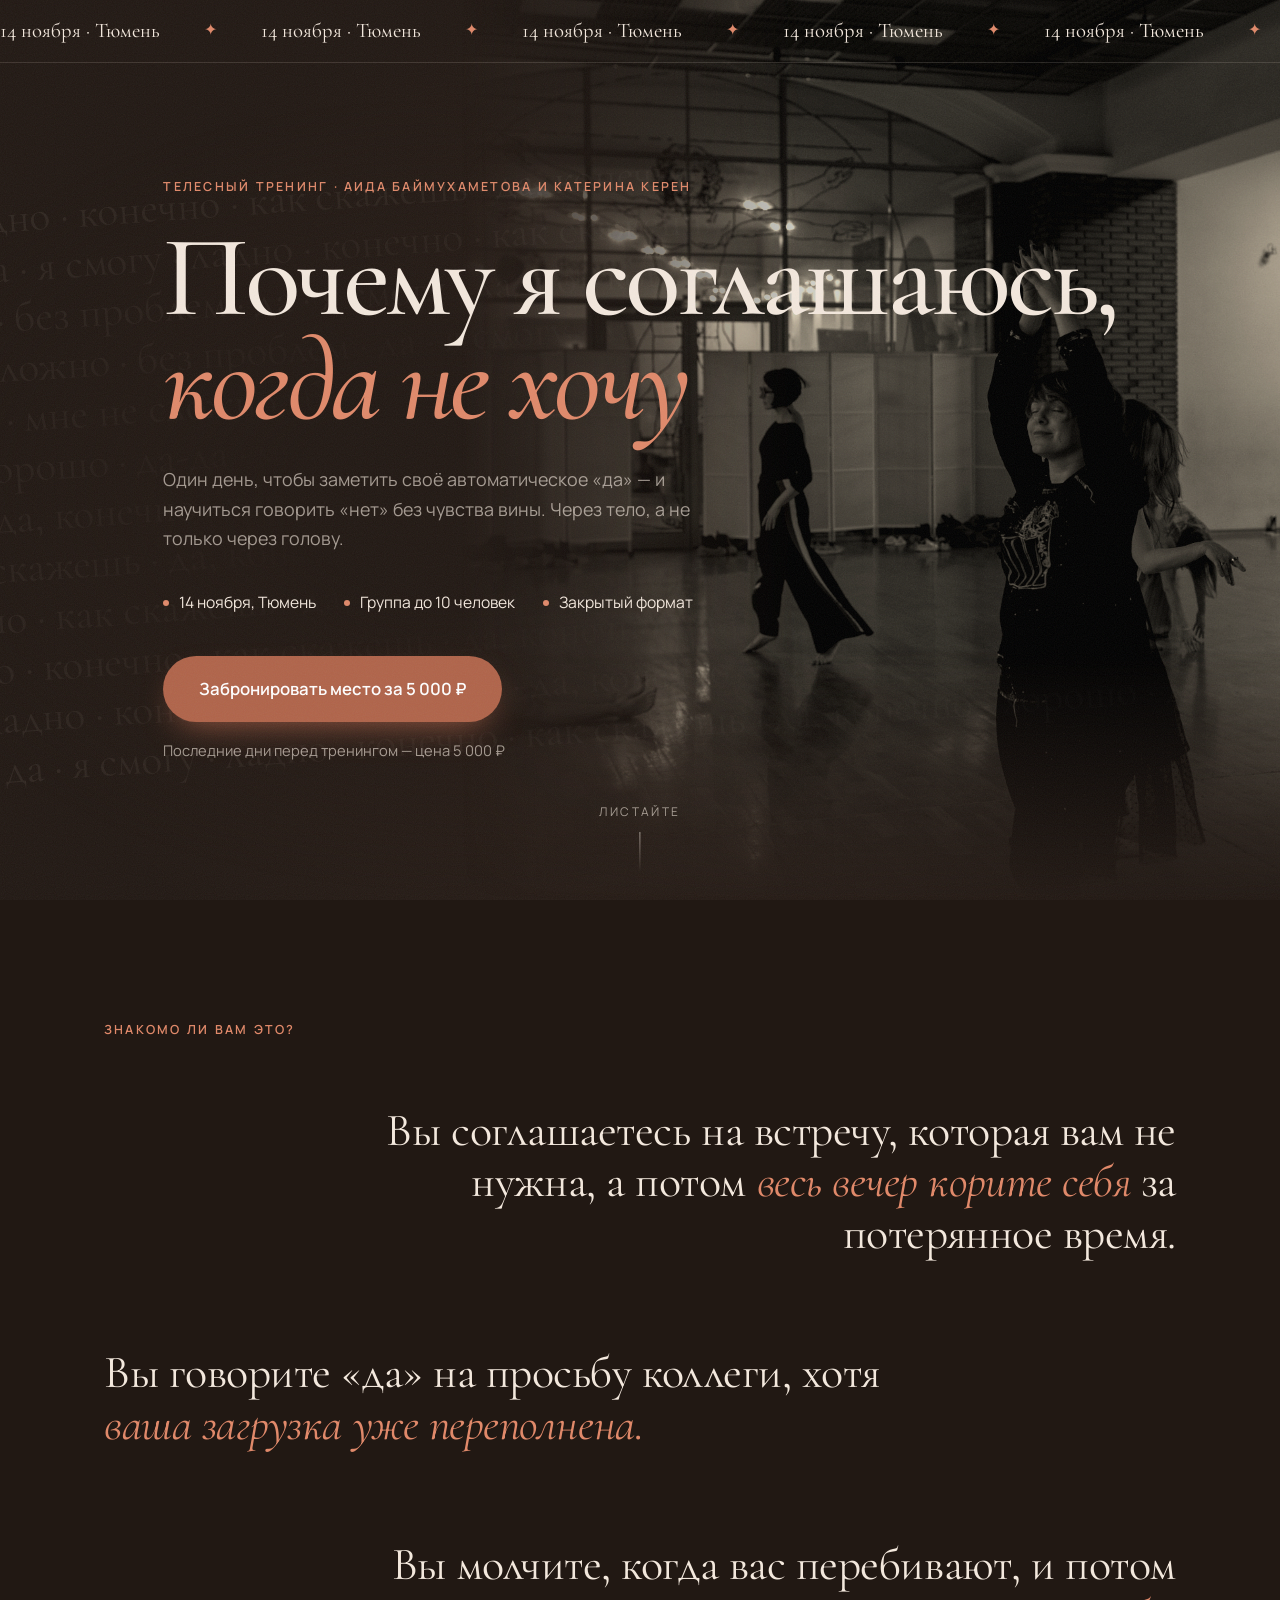
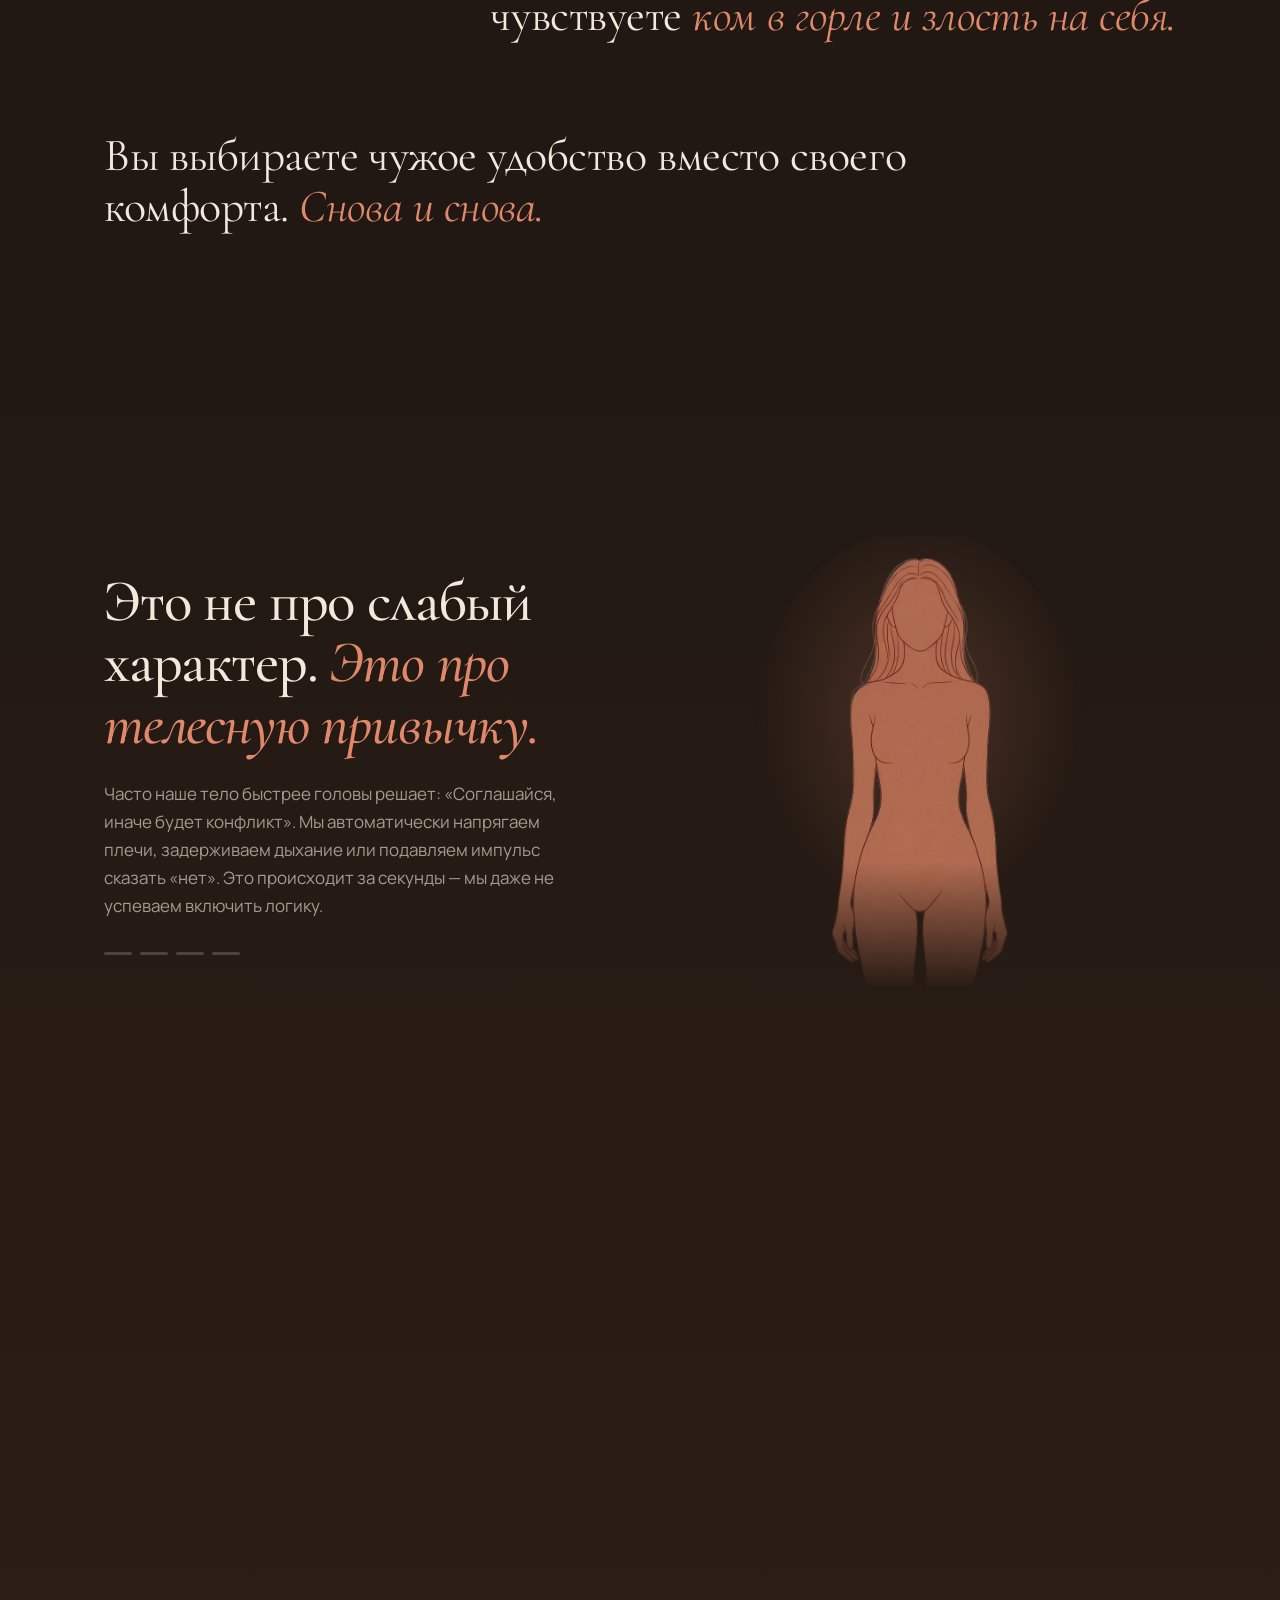
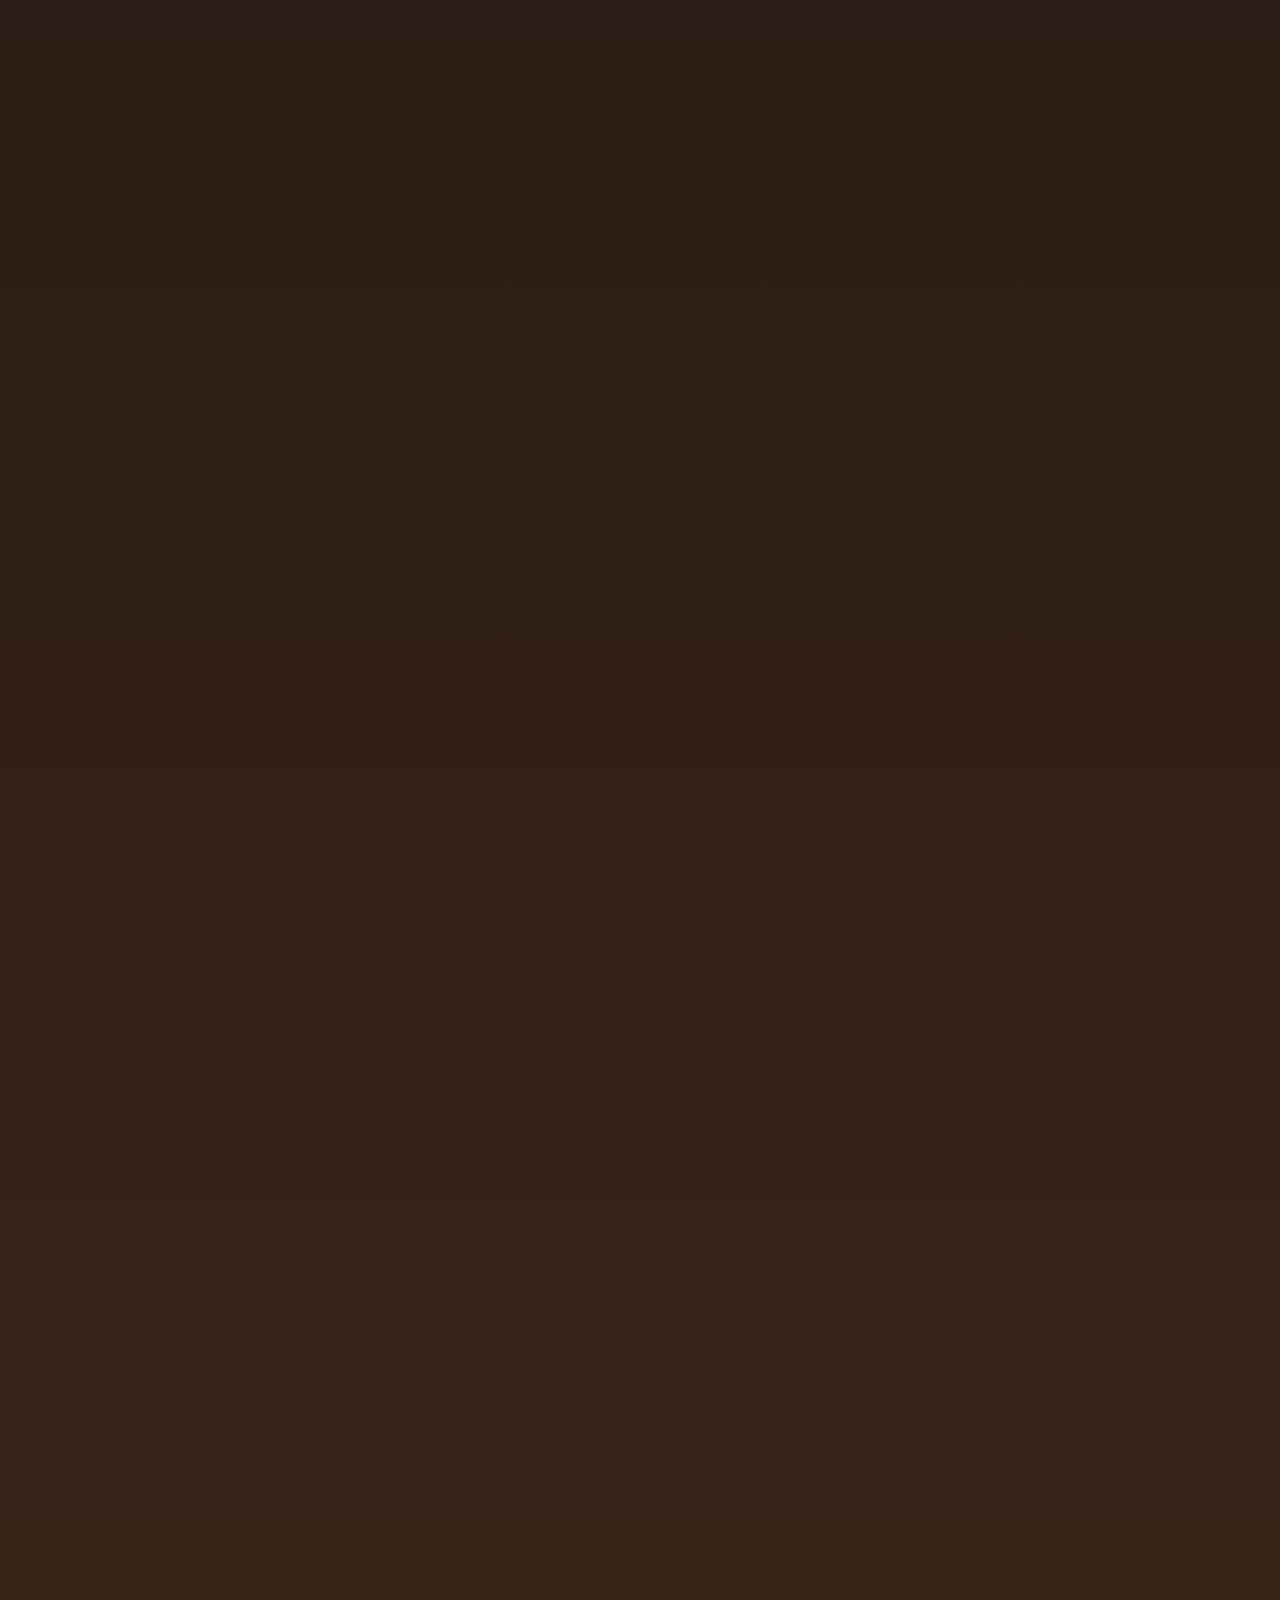
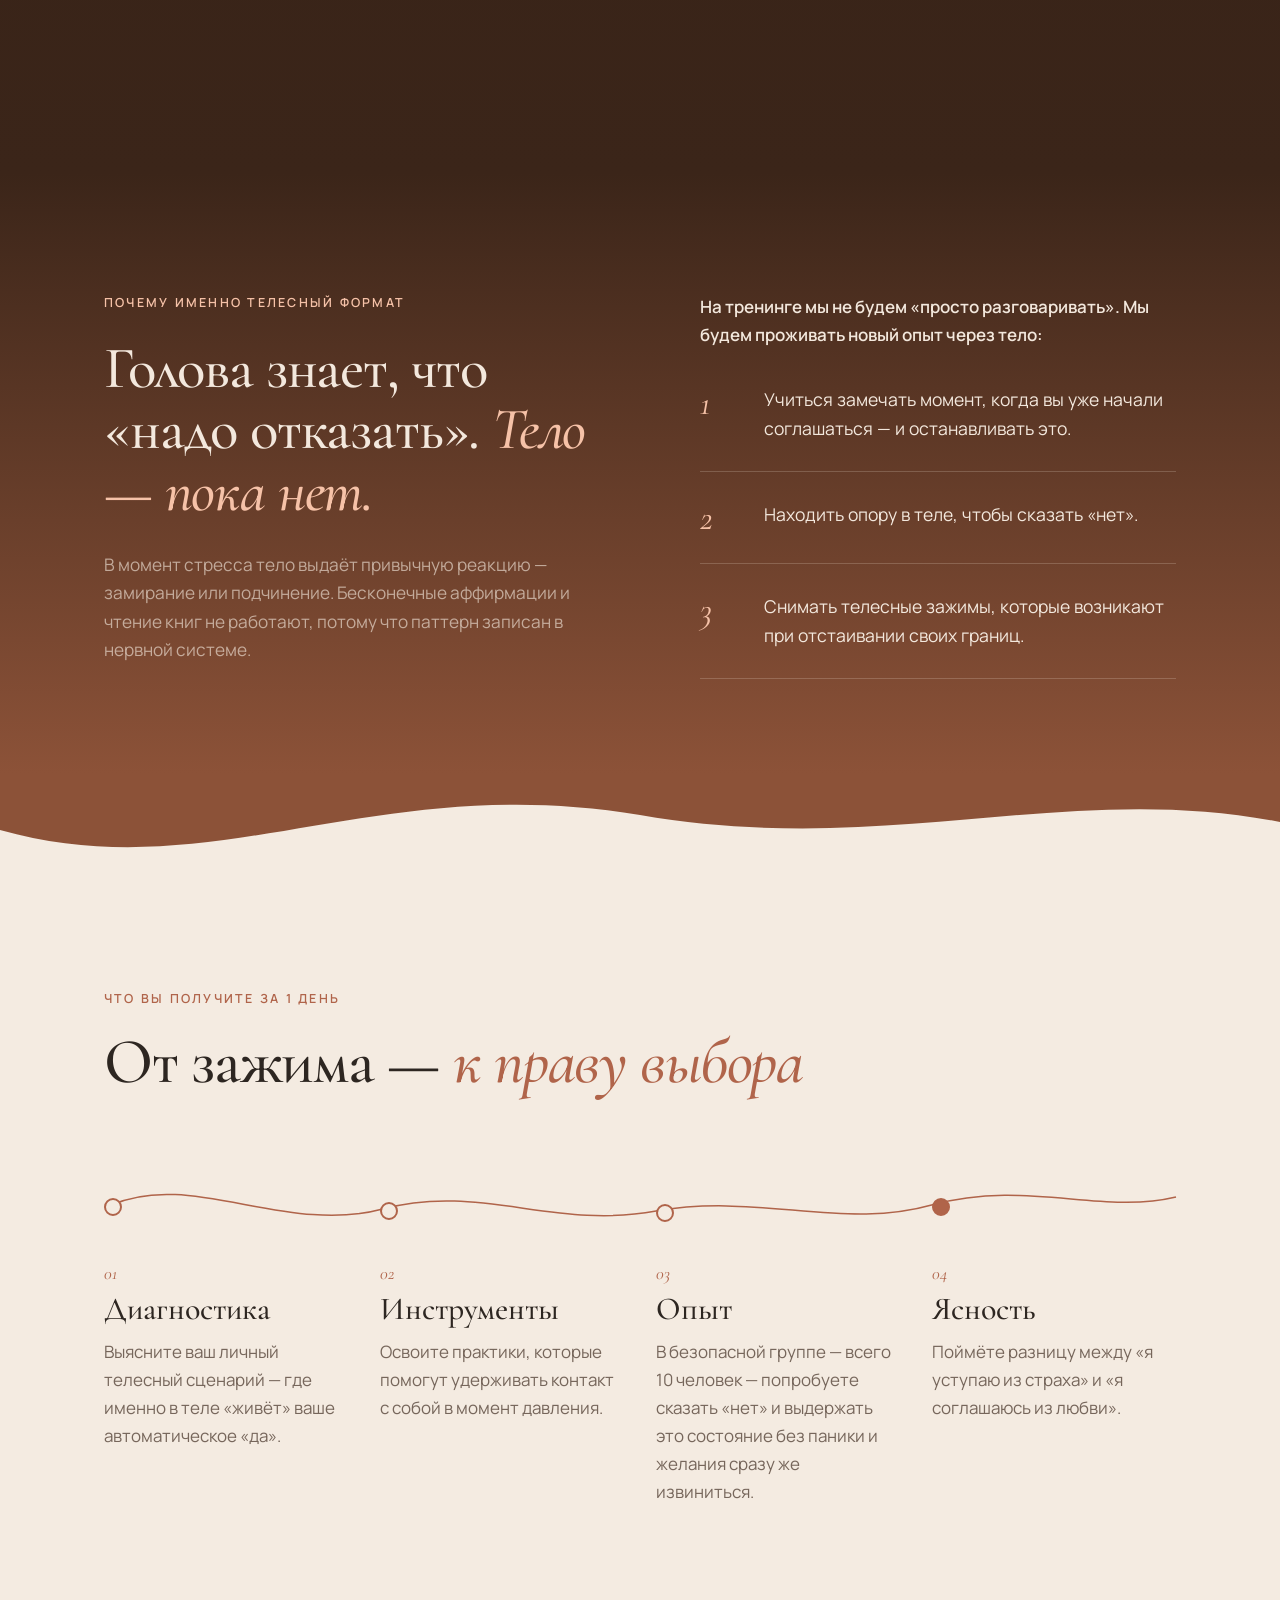
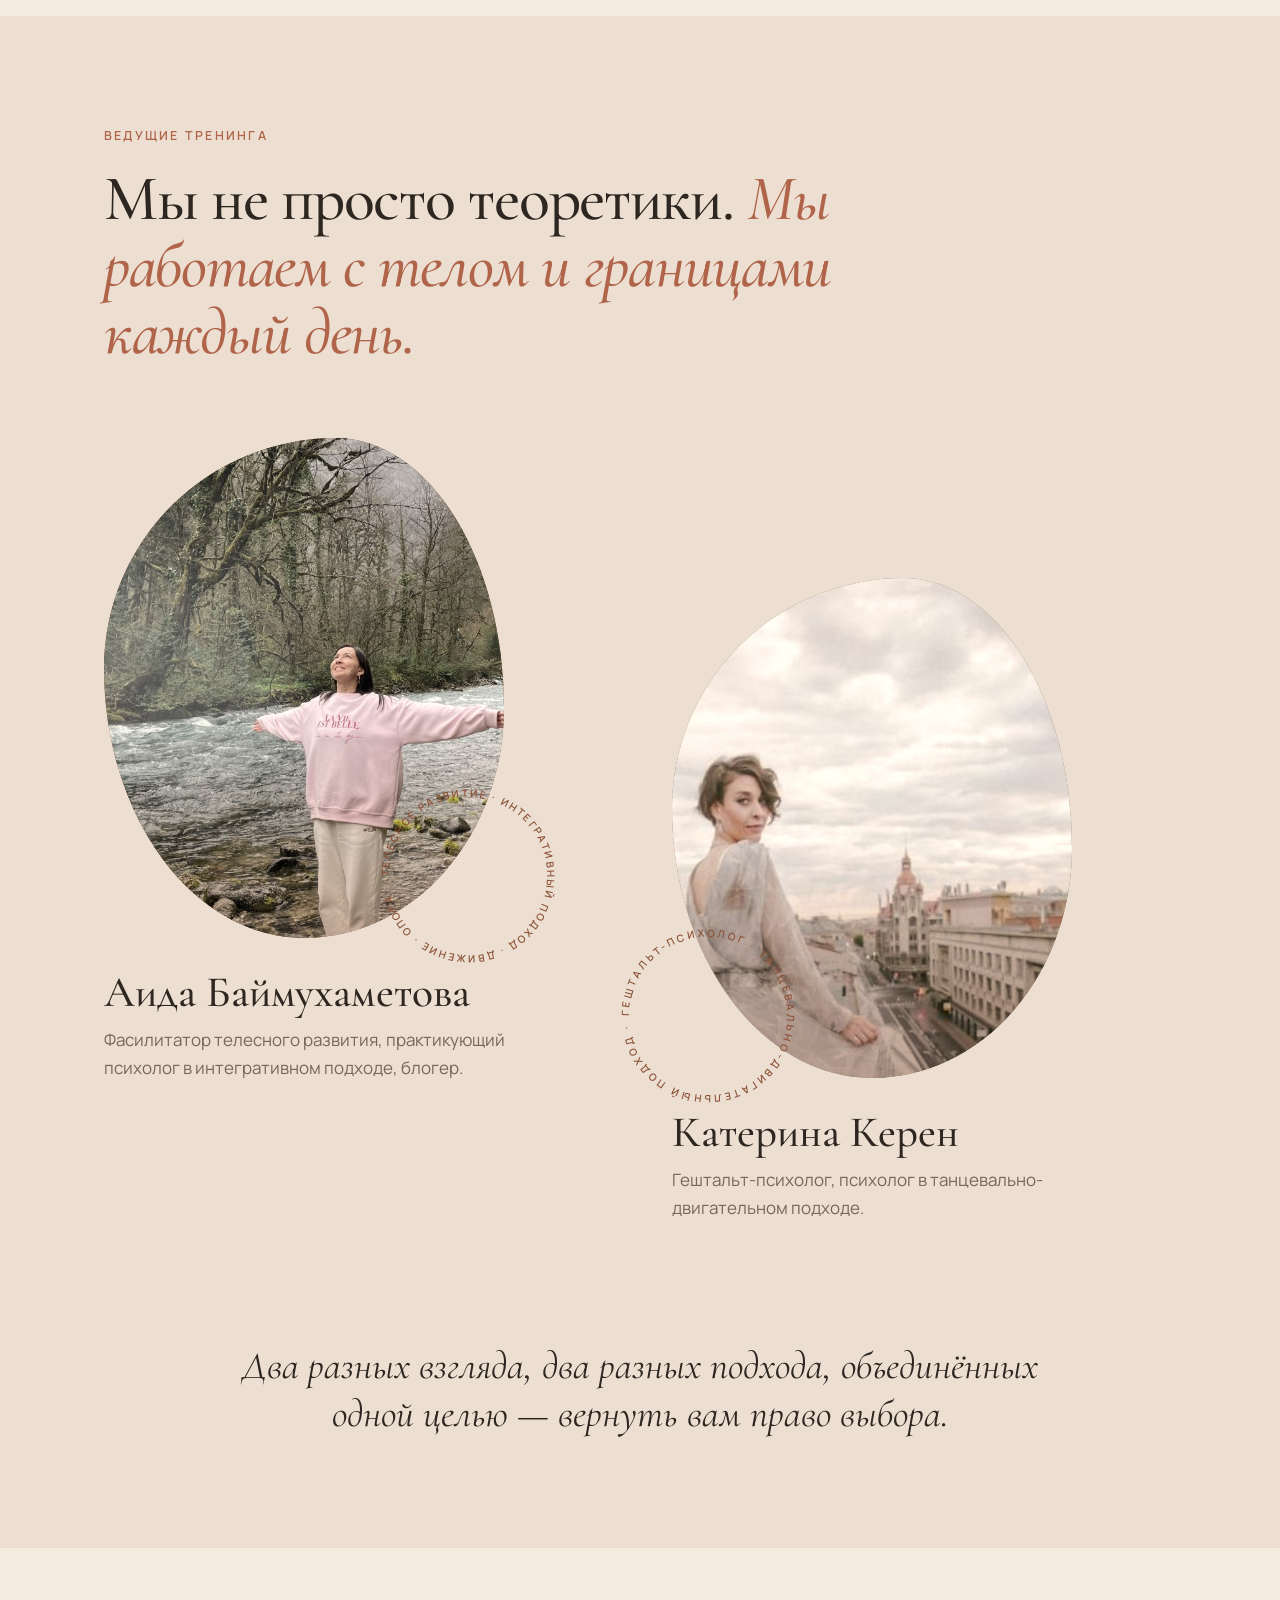
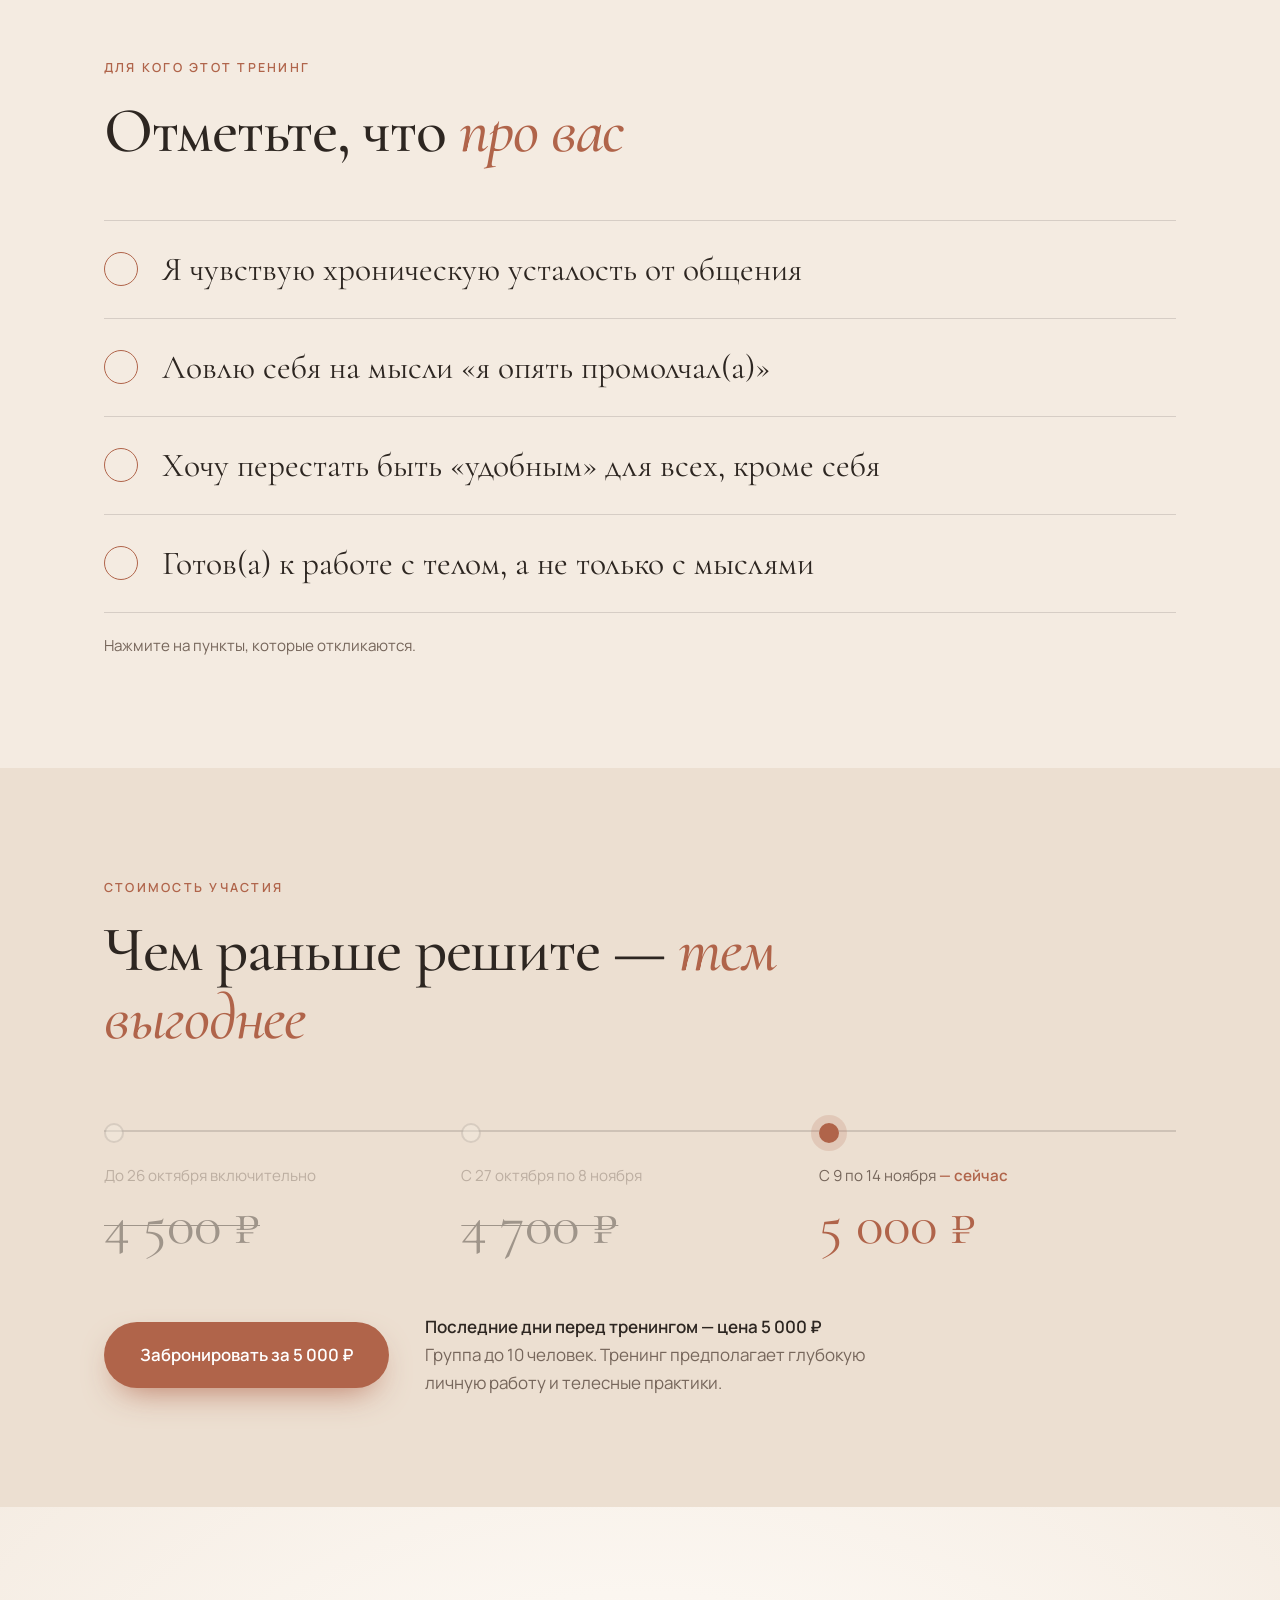
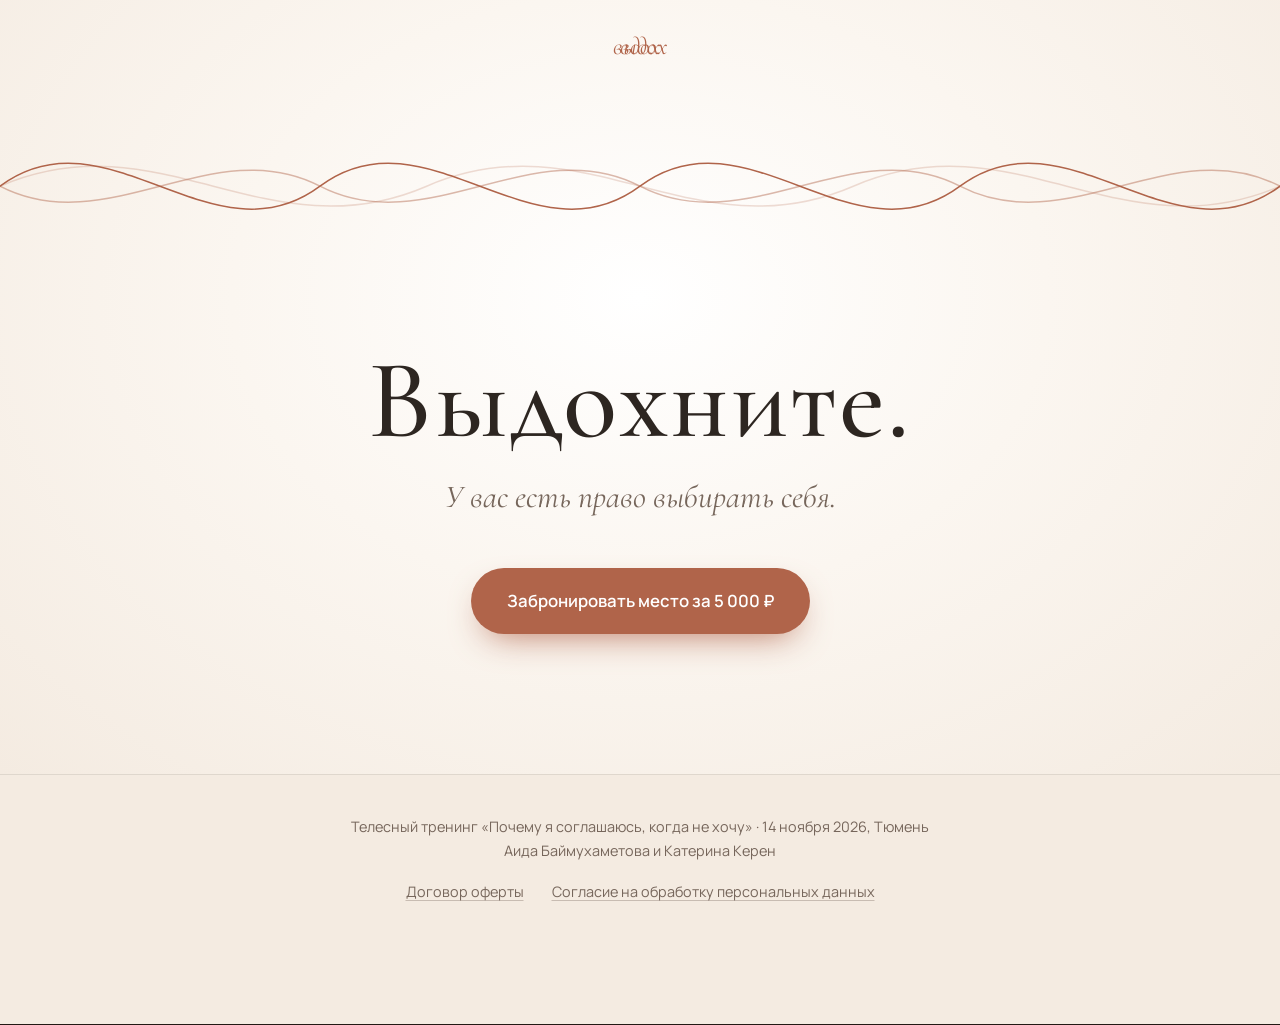
<file: index.html>
<!doctype html>
<html lang="ru">
<head>
  <meta charset="utf-8">
  <meta name="viewport" content="width=device-width, initial-scale=1">
  <title>Почему я соглашаюсь, когда не хочу — телесный тренинг в Тюмени</title>
  <meta name="description" content="Телесный тренинг Аиды Баймухаметовой и Катерины Керен. 14 ноября, Тюмень. Закрытая группа до 10 человек.">
  <meta property="og:title" content="Телесный тренинг «Почему я соглашаюсь, когда не хочу»">
  <meta property="og:description" content="14 ноября, Тюмень. Закрытая группа до 10 человек. Ведущие: Аида Баймухаметова и Катерина Керен.">
  <meta property="og:type" content="website">
  <meta name="theme-color" content="#211813">
  <link rel="preconnect" href="https://fonts.googleapis.com">
  <link rel="preconnect" href="https://fonts.gstatic.com" crossorigin>
  <link href="https://fonts.googleapis.com/css2?family=Cormorant+Garamond:ital,wght@0,400;0,500;0,600;1,400;1,500&family=Manrope:wght@400;500;600;700&display=swap" rel="stylesheet">
  <style>
    :root {
      --ink: #211813;
      --ink-2: #3b2519;
      --clay: #8c5238;
      --clay-2: #b0644a;
      --coral: #e0896a;
      --sand: #f4ebe1;
      --sand-2: #ecdfd1;
      --paper: #fbf6f0;
      --text: #2d2621;
      --muted: #76665b;
      --light: #f3e8dd;
      --light-muted: rgba(243, 232, 221, .62);
      --serif: "Cormorant Garamond", Georgia, serif;
      --sans: "Manrope", system-ui, sans-serif;
      --max: 1120px;
    }
    * { box-sizing: border-box; margin: 0; padding: 0; }
    [hidden] { display: none !important; }
    html { scroll-behavior: smooth; }
    body {
      background: var(--ink); color: var(--text);
      font-family: var(--sans); font-size: 17px; line-height: 1.65;
      -webkit-font-smoothing: antialiased; overflow-x: hidden;
    }
    /* лёгкое зерно поверх всей страницы — фактура вместо «цифровой» гладкости */
    body::after {
      content: ""; position: fixed; inset: 0; pointer-events: none; z-index: 100; opacity: .07;
      background: url("data:image/svg+xml,%3Csvg xmlns='http://www.w3.org/2000/svg' width='160' height='160'%3E%3Cfilter id='n'%3E%3CfeTurbulence type='fractalNoise' baseFrequency='.9' numOctaves='3' stitchTiles='stitch'/%3E%3C/filter%3E%3Crect width='100%25' height='100%25' filter='url(%23n)'/%3E%3C/svg%3E");
    }
    h1, h2, h3 { font-family: var(--serif); font-weight: 500; line-height: 1.05; }
    em { font-style: italic; }
    a { color: inherit; }
    .wrap { max-width: var(--max); margin: 0 auto; padding: 0 24px; }
    .kicker { font-size: .78rem; font-weight: 600; letter-spacing: .18em; text-transform: uppercase; }

    /* появление при прокрутке */
    .reveal { opacity: 0; transform: translateY(28px); filter: blur(6px); transition: opacity 1s ease, transform 1s ease, filter 1s ease; }
    .reveal.in { opacity: 1; transform: none; filter: none; }

    /* кнопка */
    .btn {
      display: inline-block; text-align: center; text-decoration: none; cursor: pointer;
      background: var(--clay-2); color: #fff; font-weight: 600; font-size: 1.05rem;
      padding: 19px 36px; border-radius: 999px; border: none;
      transition: background .25s, transform .25s, box-shadow .25s;
      box-shadow: 0 14px 34px -14px rgba(176, 100, 74, .9);
    }
    .btn:hover { background: var(--coral); transform: translateY(-2px); }
    .js-price { white-space: nowrap; }

    /* ========== 1. НАПРЯЖЕНИЕ ========== */
    .hero {
      position: relative; min-height: 100svh; overflow: hidden;
      background: radial-gradient(ellipse at 50% 60%, #2e211a 0%, var(--ink) 70%);
      color: var(--light); display: flex; flex-direction: column;
    }
    .marquee { position: relative; z-index: 2; overflow: hidden; border-bottom: 1px solid rgba(243,232,221,.14); padding: 14px 0; }
    .marquee-track { display: flex; width: max-content; animation: slide 40s linear infinite; }
    .marquee-track span {
      font-family: var(--serif); font-size: 1.3rem; white-space: nowrap;
      padding-right: 44px; display: inline-flex; align-items: center; gap: 44px;
    }
    .marquee-track span::after { content: "✦"; color: var(--coral); font-size: .75em; }
    @keyframes slide { to { transform: translateX(-50%); } }

    /* стена из автоматических «да» */
    .yes-wall {
      position: absolute; inset: -10% -20%; z-index: 0; pointer-events: none;
      display: flex; flex-direction: column; justify-content: center; gap: .1em;
      font-family: var(--serif); font-size: clamp(1.6rem, 3.4vw, 2.8rem); line-height: 1.05;
      color: var(--light); opacity: .07; transform: rotate(-4deg);
    }
    .yes-wall div { white-space: nowrap; animation: slide 90s linear infinite; }
    .yes-wall div:nth-child(even) { animation-direction: reverse; animation-duration: 110s; }
    .hero::before {
      content: ""; position: absolute; inset: 0; z-index: 1; pointer-events: none;
      background: radial-gradient(ellipse 60% 55% at 35% 55%, var(--ink) 20%, transparent 80%);
    }
    .hero-photo {
      position: absolute; z-index: 1; top: 0; right: 0; bottom: 0; width: 64%; pointer-events: none;
      -webkit-mask-image: linear-gradient(to right, transparent 0%, #000 42%), linear-gradient(to top, transparent 0%, #000 28%);
      -webkit-mask-composite: source-in;
      mask-image: linear-gradient(to right, transparent 0%, #000 42%), linear-gradient(to top, transparent 0%, #000 28%);
      mask-composite: intersect;
    }
    .hero-photo img {
      width: 100%; height: 100%; object-fit: cover; object-position: 10% 35%;
      filter: grayscale(1) sepia(.45) brightness(.78) contrast(1.12);
      animation: photo-breathe 12s ease-in-out infinite; transform-origin: 70% 40%;
    }
    @keyframes photo-breathe { 0%, 100% { transform: scale(1); } 50% { transform: scale(1.045); } }
    .hero-body { position: relative; z-index: 2; flex: 1; display: flex; align-items: center; padding: 72px 0 96px; }
    .hero .kicker { color: var(--coral); margin-bottom: 28px; display: block; }
    .hero h1 {
      font-size: clamp(3rem, 9vw, 7.4rem); line-height: .9; letter-spacing: -.035em; max-width: 1000px;
      animation: clench 6s ease-in-out infinite;
      transform-origin: left center;
    }
    .hero h1 em { color: var(--coral); display: block; }
    /* заголовок едва заметно «сжимается» — как плечи, которые напрягаются */
    @keyframes clench { 0%, 100% { letter-spacing: -.035em; } 50% { letter-spacing: -.05em; } }
    .hero .lead { margin-top: 32px; max-width: 560px; font-size: 1.12rem; color: var(--light-muted); }
    .hero-meta { margin: 36px 0 40px; display: flex; flex-wrap: wrap; gap: 8px 28px; font-size: .98rem; }
    .hero-meta span { display: inline-flex; align-items: center; gap: 10px; }
    .hero-meta span::before { content: ""; width: 6px; height: 6px; border-radius: 50%; background: var(--coral); }
    .deadline { margin-top: 16px; font-size: .92rem; color: var(--light-muted); }
    .deadline b { color: var(--light); font-weight: 600; }
    .scroll-hint {
      position: absolute; z-index: 2; bottom: 28px; left: 50%; transform: translateX(-50%);
      font-size: .75rem; letter-spacing: .2em; text-transform: uppercase; color: var(--light-muted);
      display: flex; flex-direction: column; align-items: center; gap: 10px;
    }
    .scroll-hint::after { content: ""; width: 1px; height: 40px; background: linear-gradient(var(--light-muted), transparent); animation: drip 2.4s ease-in-out infinite; transform-origin: top; }
    @keyframes drip { 0% { transform: scaleY(0); } 50% { transform: scaleY(1); } 100% { transform: scaleY(1); opacity: 0; } }

    /* боли — навязчивые мысли */
    .pains { background: var(--ink); color: var(--light); padding: 120px 0 80px; }
    .pains .kicker { color: var(--coral); margin-bottom: 64px; display: block; }
    .pain {
      font-family: var(--serif); font-size: clamp(1.7rem, 3.6vw, 2.9rem); line-height: 1.12;
      max-width: 820px; margin-bottom: 88px; letter-spacing: -.01em;
    }
    .pain:nth-child(odd) { margin-left: auto; text-align: right; }
    .pain em { color: var(--coral); }
    .pain:last-child { margin-bottom: 0; }

    /* ========== 2. ОСОЗНАНИЕ: карта тела ========== */
    .bodymap { position: relative; height: 340vh; background: linear-gradient(var(--ink), var(--ink-2)); color: var(--light); }
    .bodymap-inner {
      position: sticky; top: 0; height: 100svh;
      display: grid; grid-template-columns: 1fr 1fr; align-items: center; gap: 40px;
    }
    .bodymap h2 { font-size: clamp(2.2rem, 4.6vw, 3.8rem); letter-spacing: -.02em; }
    .bodymap h2 em { color: var(--coral); }
    .bodymap p { margin-top: 24px; color: var(--light-muted); max-width: 470px; }
    .step-dots { display: flex; gap: 8px; margin-top: 32px; }
    .step-dots i { width: 28px; height: 3px; border-radius: 2px; background: rgba(243,232,221,.2); transition: background .4s; }
    .step-dots i.on { background: var(--coral); }
    .figure { width: 100%; max-height: 86svh; }
    .figure .body {
      transform-box: view-box; transform-origin: 200px 580px;
      filter: saturate(.85) brightness(.95);
      animation: body-breathe 6s ease-in-out infinite;
      transition: filter 1s ease;
    }
    .figure .aura { transition: opacity 1s ease; }
    @keyframes body-breathe { 0%, 100% { transform: scale(1, 1); } 45% { transform: scale(1.012, 1.008); } }
    /* в полном зажиме тело темнеет и чуть «сжимается», дыхание останавливается, тёплое свечение гаснет */
    .figure.tense .body { animation: none; transform: scale(.985, 1); filter: saturate(.6) brightness(.7); }
    .figure.tense .aura { opacity: 0; }
    .figure .pt { opacity: 0; transition: opacity .6s; }
    .figure .pt.on { opacity: 1; }
    .figure .pt circle.core { fill: var(--light); }
    .figure .pt circle.ring { fill: none; stroke: var(--light); stroke-width: 1.5; transform-box: fill-box; transform-origin: center; animation: pulse 2s ease-out infinite; }
    @keyframes pulse { from { transform: scale(.6); opacity: 1; } to { transform: scale(2.6); opacity: 0; } }
    .figure .pt line { stroke: var(--coral); stroke-opacity: .6; stroke-width: 1; }
    .figure .pt text { fill: var(--light); font-family: var(--sans); font-size: 15px; }

    /* ========== 3. ОПОРА ========== */
    .practice { position: relative; background: linear-gradient(var(--ink-2), var(--clay) 85%); color: var(--light); padding: 120px 0 200px; }
    .practice-grid { display: grid; grid-template-columns: 1.1fr 1fr; gap: 72px; align-items: start; }
    .practice h2 { font-size: clamp(2.2rem, 4.6vw, 3.8rem); letter-spacing: -.02em; }
    .practice h2 em { color: #f6c2a8; }
    .practice .kicker { color: #f6c2a8; display: block; margin-bottom: 24px; }
    .practice .sub { margin-top: 28px; color: var(--light-muted); font-size: 1.08rem; max-width: 500px; }
    .practice .intro { font-weight: 600; margin-bottom: 8px; }
    .practice ol { list-style: none; counter-reset: p; }
    .practice li {
      counter-increment: p; display: grid; grid-template-columns: 56px 1fr; gap: 8px;
      padding: 28px 0; border-bottom: 1px solid rgba(243,232,221,.2); font-size: 1.1rem;
    }
    .practice li::before { content: counter(p); font-family: var(--serif); font-style: italic; font-size: 2.2rem; line-height: 1; color: #f6c2a8; }
    .wave { position: absolute; left: 0; right: 0; bottom: -1px; width: 100%; height: 120px; display: block; }

    .light { background: var(--sand); }
    .light-2 { background: var(--sand-2); }
    section.block { padding: 110px 0; }
    .block .kicker { color: var(--clay-2); display: block; margin-bottom: 18px; }
    .block h2 { font-size: clamp(2.2rem, 5vw, 4rem); letter-spacing: -.02em; max-width: 780px; }
    .block h2 em { color: var(--clay-2); }

    /* результат — путь от зажима к свободе */
    .path { position: relative; display: grid; grid-template-columns: repeat(4, 1fr); gap: 32px; margin-top: 80px; }
    .path-line { position: absolute; top: 0; left: 0; width: 100%; height: 60px; overflow: visible; }
    .path-line path { fill: none; stroke: var(--clay-2); stroke-width: 1.5; stroke-dasharray: 1; stroke-dashoffset: 1; transition: stroke-dashoffset 2.4s ease; }
    .path.in .path-line path { stroke-dashoffset: 0; }
    .step { position: relative; padding-top: 84px; }
    .step::before {
      content: ""; position: absolute; top: var(--y, 24px); left: 0; width: 14px; height: 14px; border-radius: 50%;
      background: var(--sand); border: 2px solid var(--clay-2);
    }
    .step:last-child::before { background: var(--clay-2); }
    .step .num { font-family: var(--serif); font-style: italic; color: var(--clay-2); font-size: 1.1rem; }
    .step h3 { font-size: 2rem; margin: 4px 0 12px; }
    .step p { color: var(--muted); }

    /* ведущие */
    .hosts { display: grid; grid-template-columns: 1fr 1fr; gap: 64px; margin-top: 72px; }
    .host:nth-child(2) { margin-top: 140px; }
    .blob {
      aspect-ratio: 4 / 5; overflow: hidden; position: relative; max-width: 400px;
      border-radius: 58% 42% 50% 50% / 46% 54% 46% 54%;
      animation: breathe-shape 14s ease-in-out infinite;
      display: grid; place-items: center;
    }
    .blob img {
      width: 100%; height: 100%; object-fit: cover; object-position: var(--pos, 50% 50%);
      transform: scale(var(--zoom, 1)); transform-origin: var(--pos, 50% 50%);
      filter: sepia(.18) saturate(.9);
      transition: transform 1.2s ease;
    }
    .host:hover .blob img { transform: scale(calc(var(--zoom, 1) * 1.04)); }
    .host:nth-child(1) .blob { background: var(--clay); }
    .host:nth-child(2) .blob { background: #8a7058; animation-delay: -7s; }
    /* тёплая вуаль снизу — фото «растворяется» в палитре сайта */
    .blob::after { content: ""; position: absolute; inset: 0; background: linear-gradient(to top, rgba(140,82,56,.35), transparent 45%); mix-blend-mode: multiply; }
    .portrait { position: relative; max-width: 400px; }
    .orbit {
      position: absolute; width: 46%; right: -14%; bottom: -6%; overflow: visible;
      animation: spin 30s linear infinite;
    }
    .host:nth-child(2) .orbit { right: auto; left: -14%; animation-direction: reverse; }
    .orbit text { font-family: var(--sans); font-size: 11px; font-weight: 600; letter-spacing: .1em; text-transform: uppercase; fill: var(--clay); }
    @keyframes spin { to { transform: rotate(360deg); } }
    @keyframes breathe-shape {
      0%, 100% { border-radius: 58% 42% 50% 50% / 46% 54% 46% 54%; }
      50% { border-radius: 44% 56% 42% 58% / 56% 44% 56% 44%; }
    }
    .host h3 { font-size: clamp(2rem, 3.4vw, 2.8rem); margin-top: 32px; }
    .host p { color: var(--muted); margin-top: 10px; max-width: 420px; }
    .hosts-note {
      font-family: var(--serif); font-style: italic; font-size: clamp(1.6rem, 3vw, 2.4rem); line-height: 1.25;
      max-width: 820px; margin: 120px auto 0; text-align: center;
    }

    /* для кого — интерактив */
    .audience { margin-top: 56px; border-top: 1px solid rgba(45,38,33,.15); }
    .aud {
      width: 100%; display: flex; align-items: center; gap: 24px; text-align: left; cursor: pointer;
      background: none; border: none; border-bottom: 1px solid rgba(45,38,33,.15);
      padding: 28px 0; font-family: var(--serif); font-size: clamp(1.4rem, 2.8vw, 2.1rem); color: var(--text);
      transition: color .3s;
    }
    .aud .box {
      flex: 0 0 auto; width: 34px; height: 34px; border-radius: 50%; border: 1.5px solid var(--clay-2);
      display: grid; place-items: center; transition: background .3s;
    }
    .aud .box svg { width: 16px; height: 16px; stroke: #fff; stroke-width: 3; fill: none; opacity: 0; transition: opacity .3s; }
    .aud:hover { color: var(--clay); }
    .aud[aria-pressed="true"] .box { background: var(--clay-2); }
    .aud[aria-pressed="true"] .box svg { opacity: 1; }
    .aud-hint { margin-top: 20px; color: var(--muted); font-size: .95rem; }
    .aud-result { max-height: 0; overflow: hidden; opacity: 0; transition: max-height .6s, opacity .6s, margin .6s; }
    .aud-result.show { max-height: 300px; opacity: 1; margin-top: 40px; }
    .aud-result p { font-family: var(--serif); font-size: 1.8rem; margin-bottom: 20px; }

    /* цена — шкала */
    .price-track { position: relative; display: grid; grid-template-columns: repeat(3, 1fr); margin-top: 72px; }
    .price-track::before { content: ""; position: absolute; top: 7px; left: 0; right: 0; height: 2px; background: rgba(45,38,33,.15); }
    .tier { position: relative; padding-top: 40px; padding-right: 20px; }
    .tier::before {
      content: ""; position: absolute; top: 0; left: 0; width: 16px; height: 16px; border-radius: 50%;
      background: var(--sand); border: 2px solid rgba(45,38,33,.3);
    }
    .tier .when { color: var(--muted); font-size: .95rem; }
    .tier .amount { font-family: var(--serif); font-size: clamp(2.4rem, 5vw, 3.6rem); line-height: 1.1; margin-top: 6px; }
    .tier.current::before { background: var(--clay-2); border-color: var(--clay-2); box-shadow: 0 0 0 8px rgba(176,100,74,.18); }
    .tier.current .amount { color: var(--clay-2); }
    .tier.current .when::after { content: " — сейчас"; color: var(--clay-2); font-weight: 600; }
    .tier.past { opacity: .4; }
    .tier.past .amount { text-decoration: line-through; text-decoration-thickness: 1px; }
    .price-foot { margin-top: 56px; display: flex; flex-wrap: wrap; align-items: center; gap: 20px 36px; }
    .price-foot p { color: var(--muted); max-width: 440px; }
    .countdown { font-weight: 600; color: var(--text); }

    /* ========== 4. ВЫДОХ ========== */
    .exhale {
      background: radial-gradient(ellipse at 50% 45%, #fff 0%, var(--paper) 45%, var(--sand) 100%);
      padding: 120px 0 140px; text-align: center; overflow: hidden;
    }
    /* линия дыхания: вдох 4 с — волна поднимается, выдох 6 с — разглаживается */
    .breath-line { display: block; width: 100%; height: clamp(160px, 18vw, 240px); margin: 8px 0 40px; overflow: visible; }
    .breath-line path { fill: none; stroke: var(--clay-2); stroke-width: 1.5; stroke-linecap: round; vector-effect: non-scaling-stroke; }
    .breath-line path:nth-child(2) { stroke-opacity: .45; }
    .breath-line path:nth-child(3) { stroke-opacity: .22; }
    .breath-label { position: relative; font-family: var(--serif); font-style: italic; font-size: 1.5rem; color: var(--clay-2); height: 1.5em; }
    .breath-label span { position: absolute; left: 50%; transform: translateX(-50%); animation: label-in 10s infinite; }
    .breath-label span + span { animation-name: label-out; }
    @keyframes label-in { 0%, 36% { opacity: 1; } 42%, 96% { opacity: 0; } 100% { opacity: 1; } }
    @keyframes label-out { 0%, 38% { opacity: 0; } 44%, 94% { opacity: 1; } 100% { opacity: 0; } }
    .exhale h2 { font-size: clamp(3.4rem, 10vw, 7rem); letter-spacing: .02em; color: var(--text); }
    .exhale .lead { font-family: var(--serif); font-style: italic; font-size: clamp(1.4rem, 3vw, 2rem); color: var(--muted); margin: 12px 0 44px; }

    footer { background: var(--sand); color: var(--muted); font-size: .9rem; text-align: center; padding: 40px 24px 120px; border-top: 1px solid rgba(45,38,33,.1); }

    .footer-links { display: flex; flex-wrap: wrap; justify-content: center; gap: 8px 28px; margin-top: 18px; }
    .footer-links a { color: var(--muted); text-decoration: underline; text-decoration-color: rgba(118,102,91,.35); text-underline-offset: 3px; }
    .footer-links a:hover { color: var(--clay-2); }

    /* ===== модальное окно записи ===== */
    .modal { position: fixed; inset: 0; z-index: 200; display: flex; align-items: center; justify-content: center; padding: 20px; opacity: 0; visibility: hidden; transition: opacity .35s, visibility .35s; }
    .modal.open { opacity: 1; visibility: visible; }
    .modal-overlay { position: absolute; inset: 0; background: rgba(33, 24, 19, .72); backdrop-filter: blur(6px); }
    .modal-dialog {
      position: relative; width: 100%; max-width: 480px; max-height: 92svh; overflow-y: auto;
      background: var(--paper); border-radius: 28px; padding: 40px 36px 32px;
      box-shadow: 0 30px 80px -20px rgba(33,24,19,.6);
      transform: translateY(24px) scale(.97); transition: transform .4s ease;
    }
    .modal.open .modal-dialog { transform: none; }
    .modal-dialog .kicker { color: var(--clay-2); display: block; margin-bottom: 10px; }
    .modal-dialog h2 { font-size: 2.4rem; letter-spacing: -.01em; }
    .modal-sub { color: var(--muted); font-size: .95rem; margin: 6px 0 26px; }
    .modal-close {
      position: absolute; top: 14px; right: 14px; width: 40px; height: 40px; border-radius: 50%;
      border: none; background: none; font-size: 1.7rem; line-height: 1; color: var(--muted); cursor: pointer; transition: background .2s;
    }
    .modal-close:hover { background: var(--sand-2); color: var(--text); }
    .booking-form { display: grid; gap: 14px; }
    .field { display: grid; gap: 6px; }
    .field span { font-size: .82rem; font-weight: 600; color: var(--text); }
    .field input {
      width: 100%; padding: 14px 16px; font: inherit; font-size: 1rem; color: var(--text);
      background: #fff; border: 1.5px solid rgba(45,38,33,.14); border-radius: 14px; transition: border-color .2s, box-shadow .2s;
    }
    .field input::placeholder { color: rgba(118,102,91,.55); }
    .field input:focus { outline: none; border-color: var(--clay-2); box-shadow: 0 0 0 4px rgba(176,100,74,.14); }
    .booking-form.has-error input:invalid, .booking-form.has-error input:placeholder-shown { border-color: #c0563e; }
    .field-error { color: #c0563e; font-size: .88rem; }
    .submit-btn { width: 100%; margin-top: 6px; font-family: inherit; }
    .submit-btn:disabled { opacity: .6; cursor: wait; transform: none; }
    .booking-done { text-align: center; padding-top: 4px; }
    .done-mark { width: 64px; height: 64px; margin: 0 auto 14px; border-radius: 50%; background: var(--clay-2); display: grid; place-items: center; }
    .done-mark svg { width: 30px; height: 30px; fill: none; stroke: #fff; stroke-width: 2.5; stroke-linecap: round; stroke-linejoin: round; }
    .done-title { font-family: var(--serif); font-size: 2rem; line-height: 1.1; }
    .done-text { color: var(--muted); font-size: .95rem; margin: 10px 0 22px; }
    .messengers { display: grid; gap: 10px; text-align: left; }
    .messenger {
      display: flex; align-items: center; gap: 14px; padding: 12px 16px; text-decoration: none; cursor: pointer;
      font-weight: 600; color: var(--text); background: #fff; border: 1.5px solid rgba(45,38,33,.12); border-radius: 16px;
      transition: border-color .2s, transform .2s, box-shadow .2s;
    }
    .messenger img { width: 36px; height: 36px; border-radius: 10px; object-fit: cover; }
    .messenger:hover { border-color: var(--clay-2); transform: translateY(-1px); box-shadow: 0 8px 20px -12px rgba(176,100,74,.6); }
    .modal-legal { margin-top: 18px; font-size: .78rem; line-height: 1.5; color: var(--muted); }
    .modal-legal a { color: var(--clay-2); }

    .toast {
      position: fixed; left: 50%; bottom: 24px; z-index: 300; max-width: min(440px, calc(100vw - 32px));
      padding: 14px 20px; border-radius: 16px; background: var(--ink); color: var(--light); font-size: .92rem; text-align: center;
      box-shadow: 0 16px 40px -12px rgba(33,24,19,.6); opacity: 0; transform: translate(-50%, 16px); transition: opacity .3s, transform .3s;
    }
    .toast.show { opacity: 1; transform: translate(-50%, 0); }

    .sticky { position: fixed; left: 12px; right: 12px; bottom: 12px; z-index: 50; display: none; transform: translateY(150%); transition: transform .35s; }
    .sticky.show { transform: none; }
    .sticky .btn { width: 100%; }

    @media (max-width: 860px) {
      section.block { padding: 80px 0; }
      .pains { padding: 88px 0 64px; }
      .pain { margin-bottom: 56px; }
      .pain:nth-child(odd) { text-align: left; }
      .bodymap { height: 320vh; }
      .bodymap-inner { grid-template-columns: 1fr; grid-template-rows: auto 1fr; gap: 0; align-content: center; padding-top: 32px; }
      .bodymap h2 { font-size: 1.9rem; }
      .bodymap p { font-size: .95rem; margin-top: 12px; }
      .step-dots { margin-top: 16px; }
      .figure { max-height: 58svh; }
      .practice { padding: 88px 0 150px; }
      .practice-grid { grid-template-columns: 1fr; gap: 40px; }
      .path { grid-template-columns: 1fr; gap: 0; margin-top: 48px; padding-left: 36px; border-left: 1.5px solid var(--clay-2); }
      .path-line { display: none; }
      .step { padding: 0 0 40px; }
      .step::before { top: 6px !important; left: -44px; }
      .hosts { grid-template-columns: 1fr; gap: 64px; }
      .host:nth-child(2) { margin-top: 0; }
      .portrait { max-width: 86%; }
      .host:nth-child(2) .portrait { margin-left: auto; }
      .orbit { width: 42%; right: -12%; }
      .host:nth-child(2) .orbit { left: -12%; }
      .hosts-note { margin-top: 72px; }
      .price-track { grid-template-columns: 1fr; gap: 28px; padding-left: 36px; }
      .price-track::before { top: 0; bottom: 0; left: 7px; right: auto; width: 2px; height: auto; }
      .tier { padding-top: 0; }
      .tier::before { left: -36px; top: 4px; }
      .hero .btn, .price-foot .btn { width: 100%; }
      .sticky { display: block; }
      .scroll-hint { display: none; }
      .modal { padding: 0; align-items: flex-end; }
      .modal-dialog { border-radius: 28px 28px 0 0; padding: 32px 20px 24px; max-height: 94svh; }
      .modal-dialog h2 { font-size: 2rem; padding-right: 36px; }
      .hero-photo {
        width: 100%; bottom: auto; height: 64svh;
        -webkit-mask-image: linear-gradient(to top, transparent 0%, #000 45%);
        mask-image: linear-gradient(to top, transparent 0%, #000 45%);
      }
      .hero-photo img { object-position: 47% 30%; transform-origin: 50% 35%; }
      .hero-body { padding-top: 36svh; align-items: flex-end; }
    }

    @media (prefers-reduced-motion: reduce) {
      *, *::before, *::after { animation: none !important; transition: none !important; }
      .reveal { opacity: 1; transform: none; filter: none; }
      .bodymap { height: auto; }
      .bodymap-inner { position: static; height: auto; padding: 100px 24px; }
      .figure .pt { opacity: 1; }
    }
  </style>
</head>
<body>

  <!-- ===== 1. НАПРЯЖЕНИЕ ===== -->
  <header class="hero">
    <div class="marquee" aria-label="14 ноября · Тюмень">
      <div class="marquee-track" aria-hidden="true"></div>
    </div>
    <div class="yes-wall" aria-hidden="true"></div>
    <!-- фото с тренинга: человек «прорывается» сквозь стену автоматических «да» -->
    <div class="hero-photo" aria-hidden="true"><img src="img/main.jpg" alt=""></div>

    <div class="hero-body">
      <div class="wrap">
        <span class="kicker">Телесный тренинг · Аида Баймухаметова и Катерина Керен</span>
        <h1>Почему я соглашаюсь, <em>когда не хочу</em></h1>
        <p class="lead">Один день, чтобы заметить своё автоматическое «да» — и научиться говорить «нет» без чувства вины. Через тело, а не только через голову.</p>
        <div class="hero-meta">
          <span>14 ноября, Тюмень</span>
          <span>Группа до 10 человек</span>
          <span>Закрытый формат</span>
        </div>
        <a class="btn js-book" href="#price">Забронировать место за <span class="js-price">4 500 ₽</span></a>
        <p class="deadline js-deadline"></p>
      </div>
    </div>
    <div class="scroll-hint">листайте</div>
  </header>

  <section class="pains">
    <div class="wrap">
      <span class="kicker reveal">Знакомо ли вам это?</span>
      <div>
        <p class="pain reveal">Вы соглашаетесь на встречу, которая вам не нужна, а потом <em>весь вечер корите себя</em> за потерянное время.</p>
        <p class="pain reveal">Вы говорите «да» на просьбу коллеги, хотя <em>ваша загрузка уже переполнена.</em></p>
        <p class="pain reveal">Вы молчите, когда вас перебивают, и потом чувствуете <em>ком в горле и злость на себя.</em></p>
        <p class="pain reveal">Вы выбираете чужое удобство вместо своего комфорта. <em>Снова и снова.</em></p>
      </div>
    </div>
  </section>

  <!-- ===== 2. ОСОЗНАНИЕ ===== -->
  <section class="bodymap" id="bodymap">
    <div class="bodymap-inner wrap">
      <div>
        <h2>Это не про слабый характер. <em>Это про телесную привычку.</em></h2>
        <p>Часто наше тело быстрее головы решает: «Соглашайся, иначе будет конфликт». Мы автоматически напрягаем плечи, задерживаем дыхание или подавляем импульс сказать «нет». Это происходит за секунды — мы даже не успеваем включить логику.</p>
        <div class="step-dots"><i></i><i></i><i></i><i></i></div>
      </div>
      <svg class="figure" viewBox="-130 0 660 580" role="img" aria-label="Силуэт женщины: напряжение в плечах, дыхании, горле и животе">
        <defs>
          <linearGradient id="fadeG" x1="0" y1="0" x2="0" y2="1">
            <stop offset=".72" stop-color="#fff"/><stop offset="1" stop-color="#fff" stop-opacity="0"/>
          </linearGradient>
          <mask id="fadeM" maskUnits="userSpaceOnUse" x="-130" y="0" width="660" height="580"><rect x="-130" y="0" width="660" height="580" fill="url(#fadeG)"/></mask>
          <radialGradient id="glowG" cx=".5" cy=".45" r=".5">
            <stop offset="0" stop-color="#e0896a" stop-opacity=".22"/><stop offset="1" stop-color="#e0896a" stop-opacity="0"/>
          </radialGradient>
        </defs>
        <ellipse class="aura" cx="200" cy="250" rx="210" ry="260" fill="url(#glowG)"/>
        <g class="body" mask="url(#fadeM)">
          <image href="img/silhouette.png" x="-90" y="0" width="580" height="580"/>
        </g>
        <g class="pt" data-step="1">
          <circle class="ring" cx="134" cy="209" r="9"/><circle class="core" cx="134" cy="209" r="5"/>
          <circle class="ring" cx="266" cy="209" r="9"/><circle class="core" cx="266" cy="209" r="5"/>
          <line x1="276" y1="206" x2="336" y2="186"/><text x="342" y="191">плечи напрягаются</text>
        </g>
        <g class="pt" data-step="2">
          <circle class="ring" cx="200" cy="250" r="9"/><circle class="core" cx="200" cy="250" r="5"/>
          <line x1="212" y1="250" x2="336" y2="262"/><text x="342" y="267">дыхание замирает</text>
        </g>
        <g class="pt" data-step="3">
          <circle class="ring" cx="200" cy="168" r="9"/><circle class="core" cx="200" cy="168" r="5"/>
          <line x1="188" y1="168" x2="64" y2="150"/><text x="58" y="155" text-anchor="end">«нет» застревает в горле</text>
        </g>
        <g class="pt" data-step="4">
          <circle class="ring" cx="200" cy="360" r="9"/><circle class="core" cx="200" cy="360" r="5"/>
          <line x1="188" y1="360" x2="64" y2="368"/><text x="58" y="373" text-anchor="end">и тело говорит «да»</text>
        </g>
      </svg>
    </div>
  </section>

  <!-- ===== 3. ОПОРА ===== -->
  <section class="practice">
    <div class="wrap practice-grid">
      <div class="reveal">
        <span class="kicker">Почему именно телесный формат</span>
        <h2>Голова знает, что «надо отказать». <em>Тело — пока нет.</em></h2>
        <p class="sub">В момент стресса тело выдаёт привычную реакцию — замирание или подчинение. Бесконечные аффирмации и чтение книг не работают, потому что паттерн записан в нервной системе.</p>
      </div>
      <div class="reveal">
        <p class="intro">На тренинге мы не будем «просто разговаривать». Мы будем проживать новый опыт через тело:</p>
        <ol>
          <li>Учиться замечать момент, когда вы уже начали соглашаться — и останавливать это.</li>
          <li>Находить опору в теле, чтобы сказать «нет».</li>
          <li>Снимать телесные зажимы, которые возникают при отстаивании своих границ.</li>
        </ol>
      </div>
    </div>
    <svg class="wave" viewBox="0 0 1440 120" preserveAspectRatio="none" aria-hidden="true">
      <path d="M0 70 C240 130 420 10 720 55 C1000 98 1200 20 1440 62 L1440 120 L0 120 Z" fill="#f4ebe1"/>
    </svg>
  </section>

  <section class="block light">
    <div class="wrap">
      <span class="kicker reveal">Что вы получите за 1 день</span>
      <h2 class="reveal">От зажима — <em>к праву выбора</em></h2>
      <div class="path reveal">
        <svg class="path-line" viewBox="0 0 1000 60" preserveAspectRatio="none" aria-hidden="true">
          <path pathLength="1" d="M7 30 C80 -5 170 60 260 34 C350 8 420 55 515 36 C610 18 690 55 772 30 C860 4 930 40 1000 22"/>
        </svg>
        <div class="step" style="--y:23px"><span class="num">01</span><h3>Диагностика</h3><p>Выясните ваш личный телесный сценарий — где именно в теле «живёт» ваше автоматическое «да».</p></div>
        <div class="step" style="--y:27px"><span class="num">02</span><h3>Инструменты</h3><p>Освоите практики, которые помогут удерживать контакт с собой в момент давления.</p></div>
        <div class="step" style="--y:29px"><span class="num">03</span><h3>Опыт</h3><p>В безопасной группе — всего 10 человек — попробуете сказать «нет» и выдержать это состояние без паники и желания сразу же извиниться.</p></div>
        <div class="step" style="--y:23px"><span class="num">04</span><h3>Ясность</h3><p>Поймёте разницу между «я уступаю из страха» и «я соглашаюсь из любви».</p></div>
      </div>
    </div>
  </section>

  <section class="block light-2">
    <div class="wrap">
      <span class="kicker reveal">Ведущие тренинга</span>
      <h2 class="reveal">Мы не просто теоретики. <em>Мы работаем с телом и границами каждый день.</em></h2>
      <div class="hosts">
        <div class="host reveal">
          <div class="portrait">
            <div class="blob"><img src="img/aida.jpg" alt="Аида Баймухаметова" loading="lazy" style="--pos: 57% 68%; --zoom: 1.75"></div>
            <svg class="orbit" viewBox="0 0 200 200" aria-hidden="true">
              <defs><path id="o1" d="M100 100 m-86 0 a86 86 0 1 1 172 0 a86 86 0 1 1 -172 0"/></defs>
              <text><textPath href="#o1" textLength="530" lengthAdjust="spacing">телесное развитие · интегративный подход · движение · опора · </textPath></text>
            </svg>
          </div>
          <h3>Аида Баймухаметова</h3>
          <p>Фасилитатор телесного развития, практикующий психолог в интегративном подходе, блогер.</p>
        </div>
        <div class="host reveal">
          <div class="portrait">
            <div class="blob"><img src="img/katerina.jpg" alt="Катерина Керен" loading="lazy" style="--pos: 35% 30%; --zoom: 1.05"></div>
            <svg class="orbit" viewBox="0 0 200 200" aria-hidden="true">
              <defs><path id="o2" d="M100 100 m-86 0 a86 86 0 1 1 172 0 a86 86 0 1 1 -172 0"/></defs>
              <text><textPath href="#o2" textLength="530" lengthAdjust="spacing">гештальт-психолог · танцевально-двигательный подход ·</textPath></text>
            </svg>
          </div>
          <h3>Катерина Керен</h3>
          <p>Гештальт-психолог, психолог в танцевально-двигательном подходе.</p>
        </div>
      </div>
      <p class="hosts-note reveal">Два разных взгляда, два разных подхода, объединённых одной целью — вернуть вам право выбора.</p>
    </div>
  </section>

  <section class="block light">
    <div class="wrap">
      <span class="kicker reveal">Для кого этот тренинг</span>
      <h2 class="reveal">Отметьте, что <em>про вас</em></h2>
      <div class="audience reveal">
        <button class="aud" aria-pressed="false"><span class="box"><svg viewBox="0 0 24 24"><path d="M5 12.5l4.5 4.5L19 7.5"/></svg></span>Я чувствую хроническую усталость от общения</button>
        <button class="aud" aria-pressed="false"><span class="box"><svg viewBox="0 0 24 24"><path d="M5 12.5l4.5 4.5L19 7.5"/></svg></span>Ловлю себя на мысли «я опять промолчал(а)»</button>
        <button class="aud" aria-pressed="false"><span class="box"><svg viewBox="0 0 24 24"><path d="M5 12.5l4.5 4.5L19 7.5"/></svg></span>Хочу перестать быть «удобным» для всех, кроме себя</button>
        <button class="aud" aria-pressed="false"><span class="box"><svg viewBox="0 0 24 24"><path d="M5 12.5l4.5 4.5L19 7.5"/></svg></span>Готов(а) к работе с телом, а не только с мыслями</button>
      </div>
      <p class="aud-hint">Нажмите на пункты, которые откликаются.</p>
      <div class="aud-result">
        <p>Похоже, этот тренинг — для вас.</p>
        <a class="btn js-book" href="#price">Забронировать место за <span class="js-price">4 500 ₽</span></a>
      </div>
    </div>
  </section>

  <section class="block light-2" id="price">
    <div class="wrap">
      <span class="kicker reveal">Стоимость участия</span>
      <h2 class="reveal">Чем раньше решите — <em>тем выгоднее</em></h2>
      <div class="price-track reveal">
        <div class="tier" data-until="2026-10-26"><div class="when">До 26 октября включительно</div><div class="amount">4 500 ₽</div></div>
        <div class="tier" data-until="2026-11-08"><div class="when">С 27 октября по 8 ноября</div><div class="amount">4 700 ₽</div></div>
        <div class="tier" data-until="2026-11-14"><div class="when">С 9 по 14 ноября</div><div class="amount">5 000 ₽</div></div>
      </div>
      <div class="price-foot reveal">
        <a class="btn js-book" href="#book">Забронировать за <span class="js-price">4 500 ₽</span></a>
        <p><span class="countdown js-countdown"></span><br>Группа до 10 человек. Тренинг предполагает глубокую личную работу и телесные практики.</p>
      </div>
    </div>
  </section>

  <!-- ===== 4. ВЫДОХ ===== -->
  <section class="exhale" id="book">
    <div class="breath-label" aria-hidden="true"><span>вдох</span><span>выдох</span></div>
    <svg class="breath-line" viewBox="0 0 1440 200" preserveAspectRatio="none" aria-hidden="true">
      <path d="M0 100 C120 96 240 104 360 100 C480 96 600 104 720 100 C840 96 960 104 1080 100 C1200 96 1320 104 1440 100">
        <animate attributeName="d" dur="10s" repeatCount="indefinite" calcMode="spline" keyTimes="0;0.4;1" keySplines=".45 0 .55 1;.45 0 .55 1"
          values="M0 100 C120 96 240 104 360 100 C480 96 600 104 720 100 C840 96 960 104 1080 100 C1200 96 1320 104 1440 100;
                  M0 100 C120 20 240 180 360 100 C480 20 600 180 720 100 C840 20 960 180 1080 100 C1200 20 1320 180 1440 100;
                  M0 100 C120 96 240 104 360 100 C480 96 600 104 720 100 C840 96 960 104 1080 100 C1200 96 1320 104 1440 100"/>
      </path>
      <path d="M0 100 C120 102 240 98 360 100 C480 102 600 98 720 100 C840 102 960 98 1080 100 C1200 102 1320 98 1440 100">
        <animate attributeName="d" dur="10s" begin="-0.5s" repeatCount="indefinite" calcMode="spline" keyTimes="0;0.4;1" keySplines=".45 0 .55 1;.45 0 .55 1"
          values="M0 100 C120 102 240 98 360 100 C480 102 600 98 720 100 C840 102 960 98 1080 100 C1200 102 1320 98 1440 100;
                  M0 100 C120 150 240 50 360 100 C480 150 600 50 720 100 C840 150 960 50 1080 100 C1200 150 1320 50 1440 100;
                  M0 100 C120 102 240 98 360 100 C480 102 600 98 720 100 C840 102 960 98 1080 100 C1200 102 1320 98 1440 100"/>
      </path>
      <path d="M0 100 C180 98 300 102 480 100 C660 98 780 102 960 100 C1140 98 1260 102 1440 100">
        <animate attributeName="d" dur="10s" begin="-1s" repeatCount="indefinite" calcMode="spline" keyTimes="0;0.4;1" keySplines=".45 0 .55 1;.45 0 .55 1"
          values="M0 100 C180 98 300 102 480 100 C660 98 780 102 960 100 C1140 98 1260 102 1440 100;
                  M0 100 C180 40 300 160 480 100 C660 40 780 160 960 100 C1140 40 1260 160 1440 100;
                  M0 100 C180 98 300 102 480 100 C660 98 780 102 960 100 C1140 98 1260 102 1440 100"/>
      </path>
    </svg>
    <div class="wrap">
      <h2>Выдохните.</h2>
      <p class="lead">У вас есть право выбирать себя.</p>
      <a class="btn js-book" href="#price">Забронировать место за <span class="js-price">4 500 ₽</span></a>
    </div>
  </section>

  <footer>
    Телесный тренинг «Почему я соглашаюсь, когда не хочу» · 14 ноября 2026, Тюмень<br>
    Аида Баймухаметова и Катерина Керен
    <nav class="footer-links">
      <a href="offer.html">Договор оферты</a>
      <a href="privacy.html">Согласие на обработку персональных данных</a>
    </nav>
  </footer>

  <div class="sticky"><a class="btn js-book" href="#price">Забронировать за <span class="js-price">4 500 ₽</span></a></div>

  <!-- ===== Запись: форма + выбор мессенджера ===== -->
  <div class="modal" id="booking-modal" aria-hidden="true">
    <div class="modal-overlay" data-close-modal></div>
    <div class="modal-dialog" role="dialog" aria-modal="true" aria-labelledby="modal-title">
      <button class="modal-close" data-close-modal aria-label="Закрыть">&times;</button>
      <span class="kicker">14 ноября · Тюмень</span>
      <h2 id="modal-title">Забронировать место</h2>
      <p class="modal-sub">«Почему я соглашаюсь, когда не хочу» · <span class="js-price">4 500 ₽</span></p>

      <!-- шаг 1: заявка -->
      <form class="booking-form" id="booking-form" novalidate>
        <label class="field">
          <span>Ваше имя</span>
          <input type="text" name="name" autocomplete="name" required placeholder="Как к вам обращаться">
        </label>
        <label class="field">
          <span>Телефон</span>
          <input type="tel" name="phone" autocomplete="tel" inputmode="tel" required placeholder="+7 (___) ___-__-__">
        </label>
        <label class="field">
          <span>Почта</span>
          <input type="email" name="email" autocomplete="email" inputmode="email" required placeholder="you@example.com">
        </label>
        <p class="field-error" id="form-error" hidden>Пожалуйста, заполните все поля корректно</p>
        <button class="btn submit-btn" type="submit">Отправить заявку</button>
        <p class="modal-legal">Нажимая «Отправить заявку», вы даёте <a href="privacy.html" target="_blank">согласие на обработку персональных данных</a> и принимаете условия <a href="offer.html" target="_blank">договора оферты</a>.</p>
      </form>

      <!-- шаг 2: заявка принята, можно написать в мессенджер (заявку повторно не отправляет) -->
      <div class="booking-done" id="booking-done" hidden>
        <div class="done-mark" aria-hidden="true"><svg viewBox="0 0 24 24"><path d="M5 12.5l4.5 4.5L19 7.5"/></svg></div>
        <p class="done-title">Заявка принята</p>
        <p class="done-text">Катерина свяжется с вами, чтобы подтвердить место. Чтобы забронировать быстрее, напишите ей сами:</p>
        <div class="messengers">
          <a class="messenger" data-messenger="tg" target="_blank" rel="noopener noreferrer" hidden><img src="img/telegram.svg" alt="" width="36" height="36">Telegram</a>
          <a class="messenger" data-messenger="vk" target="_blank" rel="noopener noreferrer" hidden><img src="img/vk-messenger.svg" alt="" width="36" height="36">ВКонтакте</a>
          <a class="messenger" data-messenger="max" target="_blank" rel="noopener noreferrer" hidden><img src="img/max-logo.png" alt="" width="36" height="36">MAX</a>
        </div>
      </div>
    </div>
  </div>
  <div class="toast" id="booking-toast" role="status" aria-live="polite" hidden></div>

  <script src="config.js"></script>
  <script>

    // бегущая строка и стена «да»
    document.querySelector(".marquee-track").innerHTML = "<span>14 ноября · Тюмень</span>".repeat(14);
    const yesWords = ["да", "конечно", "хорошо", "без проблем", "ладно", "да, конечно", "мне не сложно", "я смогу", "как скажешь", "да-да"];
    const wall = document.querySelector(".yes-wall");
    for (let r = 0; r < 12; r++) {
      let line = "";
      for (let i = 0; i < 40; i++) line += yesWords[(i * 7 + r * 3) % yesWords.length] + " · ";
      wall.insertAdjacentHTML("beforeend", "<div>" + line + line + "</div>");
    }

    // цены и дедлайн
    const plural = (n, f) => f[(n % 10 === 1 && n % 100 !== 11) ? 0 : (n % 10 >= 2 && n % 10 <= 4 && (n % 100 < 10 || n % 100 >= 20)) ? 1 : 2];
    const tiers = [...document.querySelectorAll(".tier")];
    const today = new Date(); today.setHours(0, 0, 0, 0);
    const endOf = t => new Date(t.dataset.until + "T00:00:00");
    const idx = tiers.findIndex(t => today <= endOf(t));
    const cur = idx === -1 ? tiers.length - 1 : idx;
    tiers.forEach((t, i) => t.classList.add(i < cur ? "past" : i === cur ? "current" : "future"));
    const amount = tiers[cur].querySelector(".amount").textContent;
    document.querySelectorAll(".js-price").forEach(el => el.textContent = amount);
    const next = tiers[cur + 1];
    const daysLeft = Math.round((endOf(tiers[cur]) - today) / 864e5) + 1;
    const deadlineText = next
      ? `Цена ${amount} действует ещё <b>${daysLeft} ${plural(daysLeft, ["день", "дня", "дней"])}</b> — потом ${next.querySelector(".amount").textContent}`
      : `Последние дни перед тренингом — цена ${amount}`;
    document.querySelector(".js-deadline").innerHTML = deadlineText;
    document.querySelector(".js-countdown").innerHTML = deadlineText.replace(/<\/?b>/g, "");

    // ===== запись: модальное окно, форма, мессенджеры =====
    const FORM = window.FORM_CONFIG || {};
    const booking = FORM.booking || {};
    const bookingMsg = booking.message || "Здравствуйте, хочу записаться на тренинг «Почему я соглашаюсь, когда не хочу»";
    const modal = document.querySelector("#booking-modal");
    const form = document.querySelector("#booking-form");
    const formError = document.querySelector("#form-error");
    const toast = document.querySelector("#booking-toast");
    let toastTimer;

    // ссылки на мессенджеры с готовым текстом сообщения
    const links = {};
    if (booking.vk) {
      // числовой id — чат с готовым текстом; короткое имя (например, katykeren) — чат через vk.me
      const vk = String(booking.vk).trim().replace(/^https?:\/\/vk\.(com|ru)\//i, "").replace(/^@/, "");
      links.vk = /^\d+$/.test(vk)
        ? `https://vk.com/im?sel=${vk}&msg=${encodeURIComponent(bookingMsg)}`
        : `https://vk.me/${vk}`;
    }
    if (booking.tg) {
      const tg = String(booking.tg).trim();
      const base = /^https?:\/\//i.test(tg) ? tg.replace(/\/$/, "") : `https://t.me/${tg.replace(/^@/, "")}`;
      links.tg = `${base}/${encodeURIComponent(bookingMsg)}`;
    }
    if (booking.max) links.max = String(booking.max).trim().replace(/\/$/, "");
    document.querySelectorAll("[data-messenger]").forEach(a => {
      const href = links[a.dataset.messenger];
      if (href) { a.href = href; a.hidden = false; }
    });

    const openModal = e => {
      e && e.preventDefault();
      modal.classList.add("open");
      modal.setAttribute("aria-hidden", "false");
      document.body.style.overflow = "hidden";
      if (!form.hidden) setTimeout(() => form.querySelector("input").focus(), 300);
    };
    const closeModal = () => {
      modal.classList.remove("open");
      modal.setAttribute("aria-hidden", "true");
      document.body.style.overflow = "";
    };
    document.querySelectorAll(".js-book").forEach(a => a.addEventListener("click", openModal));
    document.querySelectorAll("[data-close-modal]").forEach(el => el.addEventListener("click", closeModal));
    addEventListener("keydown", e => { if (e.key === "Escape" && modal.classList.contains("open")) closeModal(); });

    const values = () => {
      const d = new FormData(form);
      return { name: String(d.get("name") || "").trim(), phone: String(d.get("phone") || "").trim(), email: String(d.get("email") || "").trim() };
    };
    const validate = () => {
      const v = values();
      const ok = v.name.length >= 2 && v.phone.replace(/\D/g, "").length >= 10 && /^[^\s@]+@[^\s@]+\.[^\s@]{2,}$/.test(v.email);
      formError.hidden = ok;
      form.classList.toggle("has-error", !ok);
      return ok;
    };
    form.addEventListener("input", () => { if (form.classList.contains("has-error")) validate(); });

    // Заявка уходит в Google Apps Script через скрытый iframe: нативный POST работает во всех браузерах
    // и не упирается в CORS, а страница при этом не перезагружается.
    // Защита от дублей: заявка отправляется только кнопкой «Отправить заявку» (не мессенджерами),
    // кнопка блокируется на время отправки, а повтор тех же телефона и почты в течение 12 часов не отправляется.
    const done = document.querySelector("#booking-done");
    const submitBtn = form.querySelector(".submit-btn");
    const SENT_KEY = "booking-sent";
    const SENT_TTL = 12 * 3600e3;
    const signature = v => v.phone.replace(/\D/g, "").slice(-10) + "|" + v.email.toLowerCase();
    const recentlySent = sig => {
      try {
        const s = JSON.parse(localStorage.getItem(SENT_KEY) || "null");
        return s && s.sig === sig && Date.now() - s.at < SENT_TTL;
      } catch { return false; }
    };
    const rememberSent = sig => { try { localStorage.setItem(SENT_KEY, JSON.stringify({ sig, at: Date.now() })); } catch {} };
    const requestId = () => (crypto.randomUUID ? crypto.randomUUID() : Date.now().toString(36) + Math.random().toString(36).slice(2));

    const frame = document.createElement("iframe");
    frame.name = frame.id = "booking-frame";
    frame.setAttribute("aria-hidden", "true");
    frame.tabIndex = -1;
    frame.style.cssText = "position:absolute;width:1px;height:1px;border:0;opacity:0;pointer-events:none";
    document.body.appendChild(frame);

    const submitBooking = v => new Promise(resolve => {
      if (!FORM.endpoint) return resolve();
      const finish = () => { clearTimeout(t); frame.removeEventListener("load", finish); resolve(); };
      const t = setTimeout(finish, 6000);  // ответ не дошёл — всё равно не держим человека
      frame.addEventListener("load", finish);
      const f = document.createElement("form");
      f.method = "POST"; f.action = FORM.endpoint; f.target = "booking-frame"; f.style.display = "none";
      Object.entries({ ...v, subject: FORM.subject || "Заявка на тренинг", request_id: requestId() }).forEach(([k, val]) => {
        const i = document.createElement("input");
        i.type = "hidden"; i.name = k; i.value = val; f.appendChild(i);
      });
      document.body.appendChild(f);
      f.submit();
      f.remove();
    });

    const showDone = () => {
      form.hidden = true;
      done.hidden = false;
    };

    let sending = false;
    form.addEventListener("submit", async e => {
      e.preventDefault();
      if (sending || !validate()) return;
      const v = values();
      const sig = signature(v);
      if (recentlySent(sig)) { showDone(); return; }
      sending = true;
      submitBtn.disabled = true;
      submitBtn.textContent = "Отправляем…";
      rememberSent(sig);
      try { await submitBooking(v); } catch {}
      showDone();
    });

    const copyMessage = async () => {
      try { await navigator.clipboard.writeText(bookingMsg); return true; }
      catch {
        const t = document.createElement("textarea");
        t.value = bookingMsg; t.style.cssText = "position:fixed;left:-9999px";
        document.body.appendChild(t); t.select();
        let ok = false; try { ok = document.execCommand("copy"); } catch {}
        t.remove(); return ok;
      }
    };
    const showToast = copied => {
      toast.textContent = copied
        ? "Текст скопирован — вставьте его в чат и отправьте"
        : "Напишите в чат: «Здравствуйте, хочу записаться на тренинг…»";
      toast.hidden = false;
      requestAnimationFrame(() => toast.classList.add("show"));
      clearTimeout(toastTimer);
      toastTimer = setTimeout(() => { toast.classList.remove("show"); setTimeout(() => toast.hidden = true, 300); }, 5000);
    };

    // мессенджеры только открывают чат и копируют текст — заявку они не отправляют
    document.querySelectorAll("[data-messenger]").forEach(a => a.addEventListener("click", () => {
      copyMessage().then(copied => { closeModal(); showToast(copied); });
    }));

    // появление при прокрутке
    const io = new IntersectionObserver(es => es.forEach(e => { if (e.isIntersecting) { e.target.classList.add("in"); io.unobserve(e.target); } }), { threshold: .2 });
    document.querySelectorAll(".reveal").forEach(el => io.observe(el));

    // карта тела: точки напряжения загораются по мере прокрутки
    const bm = document.querySelector("#bodymap");
    const fig = document.querySelector(".figure");
    const pts = [...fig.querySelectorAll(".pt")];
    const dots = [...document.querySelectorAll(".step-dots i")];
    const reduced = matchMedia("(prefers-reduced-motion: reduce)").matches;
    if (reduced) { const bl = document.querySelector(".breath-line"); bl.setCurrentTime(4); bl.pauseAnimations(); }

    // для кого: отметки
    const auds = [...document.querySelectorAll(".aud")];
    const audResult = document.querySelector(".aud-result");
    auds.forEach(b => b.addEventListener("click", () => {
      b.setAttribute("aria-pressed", b.getAttribute("aria-pressed") !== "true");
      const n = auds.filter(x => x.getAttribute("aria-pressed") === "true").length;
      audResult.classList.toggle("show", n >= 2);
    }));

    // мобильная плавающая кнопка
    const sticky = document.querySelector(".sticky");
    const hero = document.querySelector(".hero");
    const exhale = document.querySelector("#book");

    const onScroll = () => {
      if (!reduced) {
        const r = bm.getBoundingClientRect();
        const p = Math.min(1, Math.max(0, -r.top / (r.height - innerHeight)));
        const step = Math.min(4, Math.floor(p * 5));
        pts.forEach(pt => pt.classList.toggle("on", +pt.dataset.step <= step));
        dots.forEach((d, i) => d.classList.toggle("on", i < step));
        fig.classList.toggle("tense", step >= 4);
      }
      const pastHero = hero.getBoundingClientRect().bottom < 0;
      const atEnd = exhale.getBoundingClientRect().top < innerHeight;
      sticky.classList.toggle("show", pastHero && !atEnd);
    };
    addEventListener("scroll", onScroll, { passive: true });
    onScroll();
  </script>
</body>
</html>
</file>
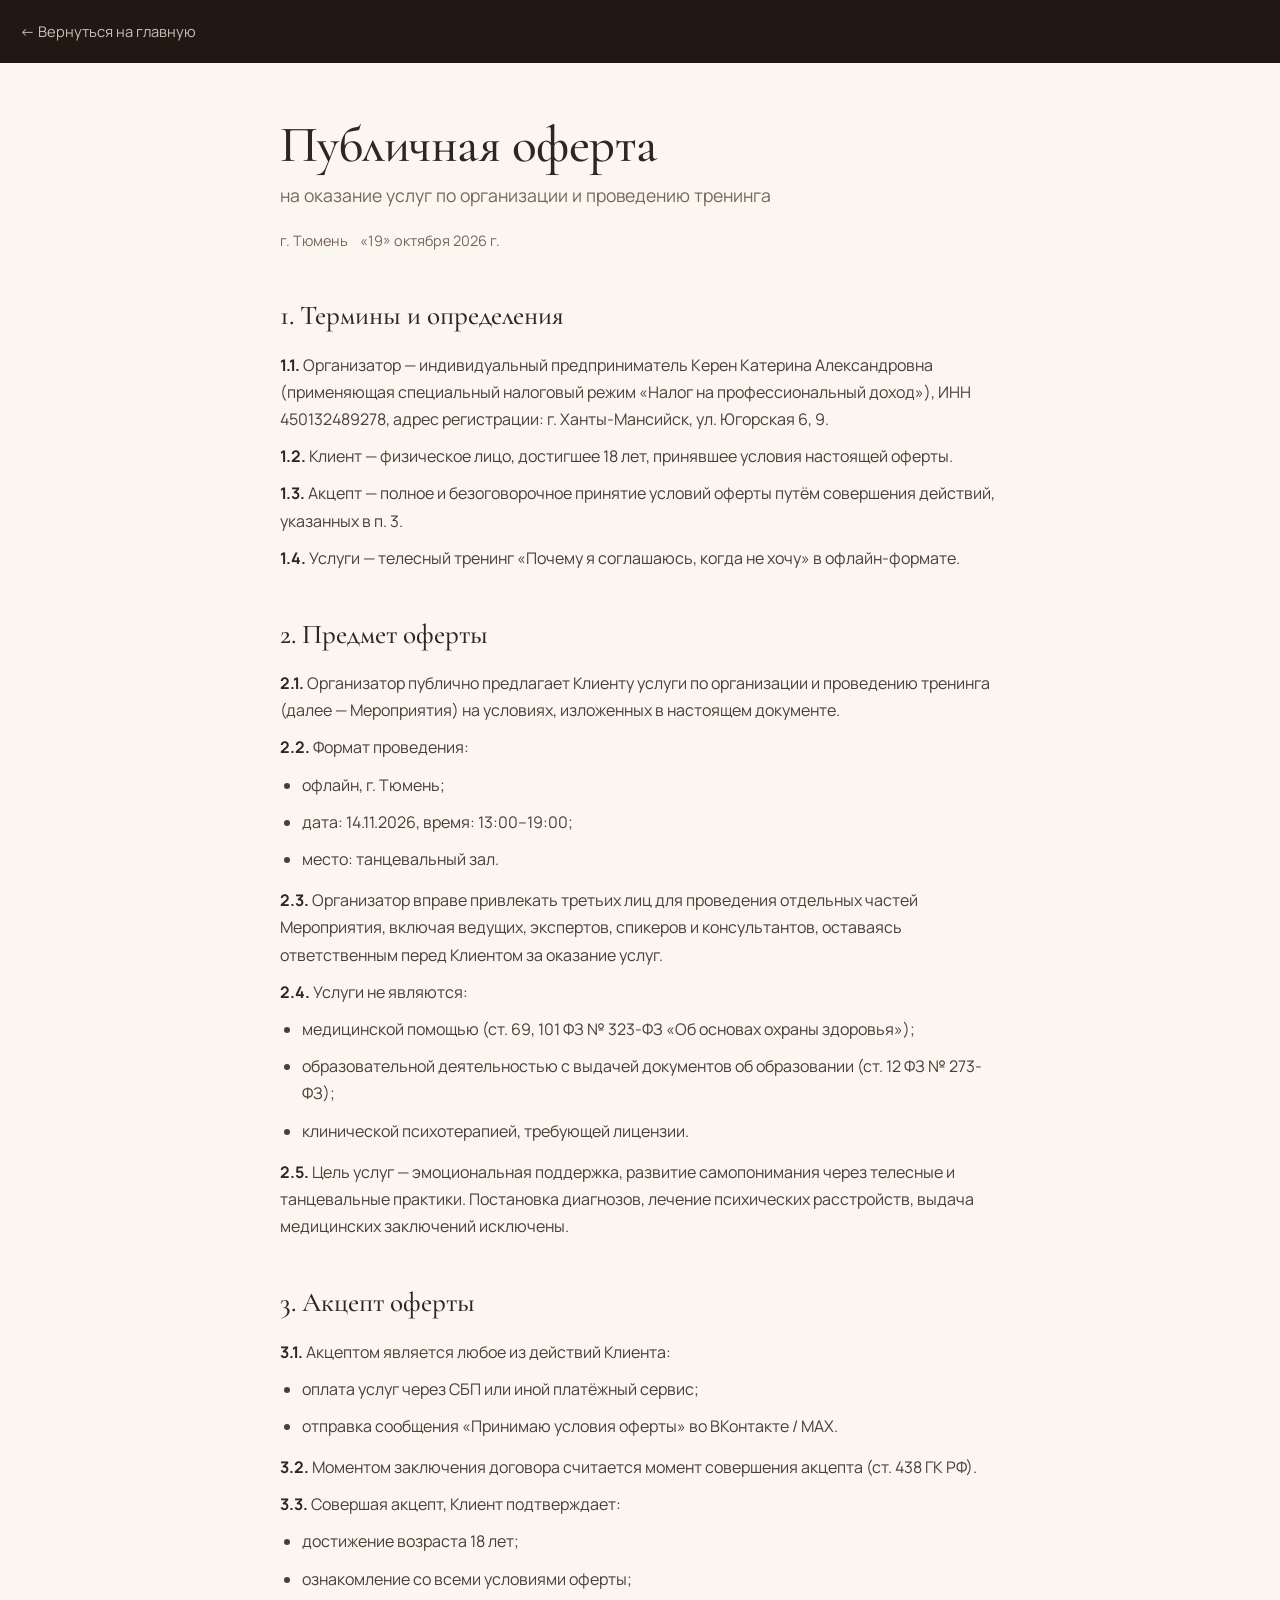
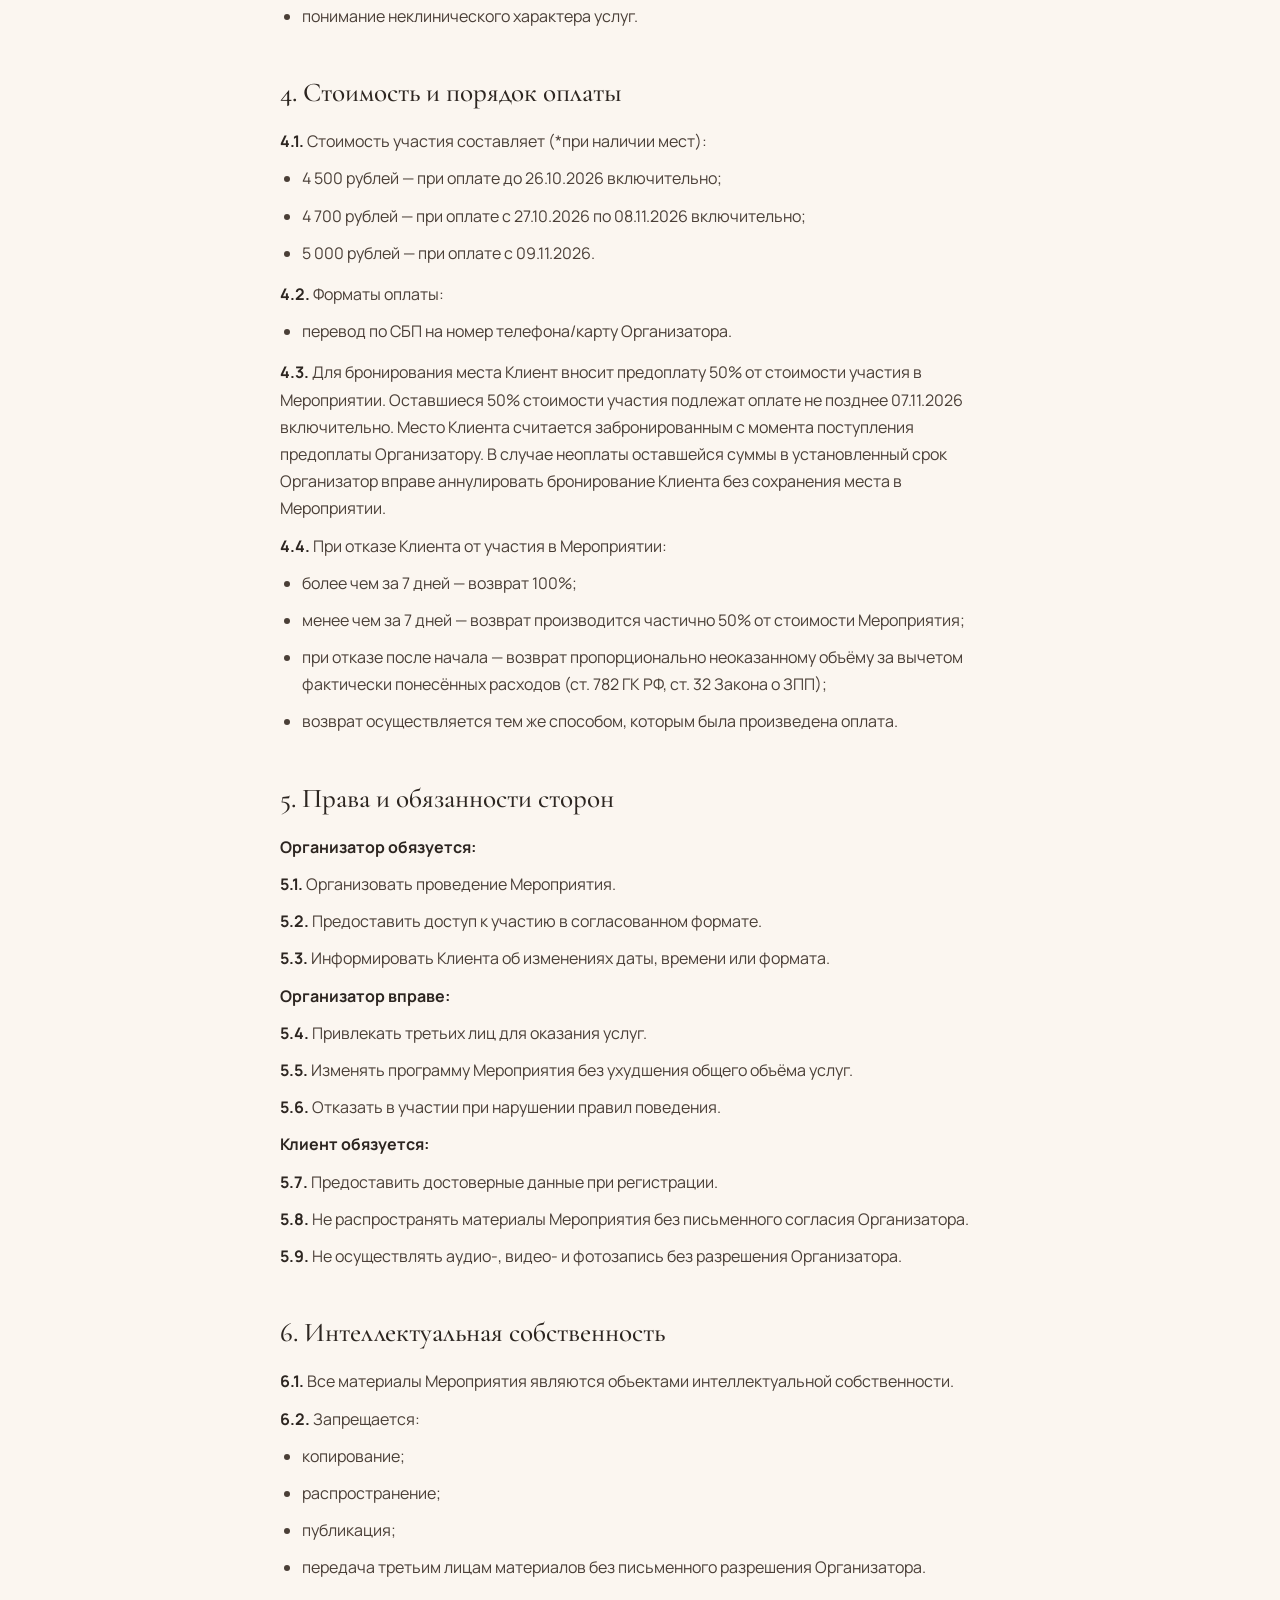
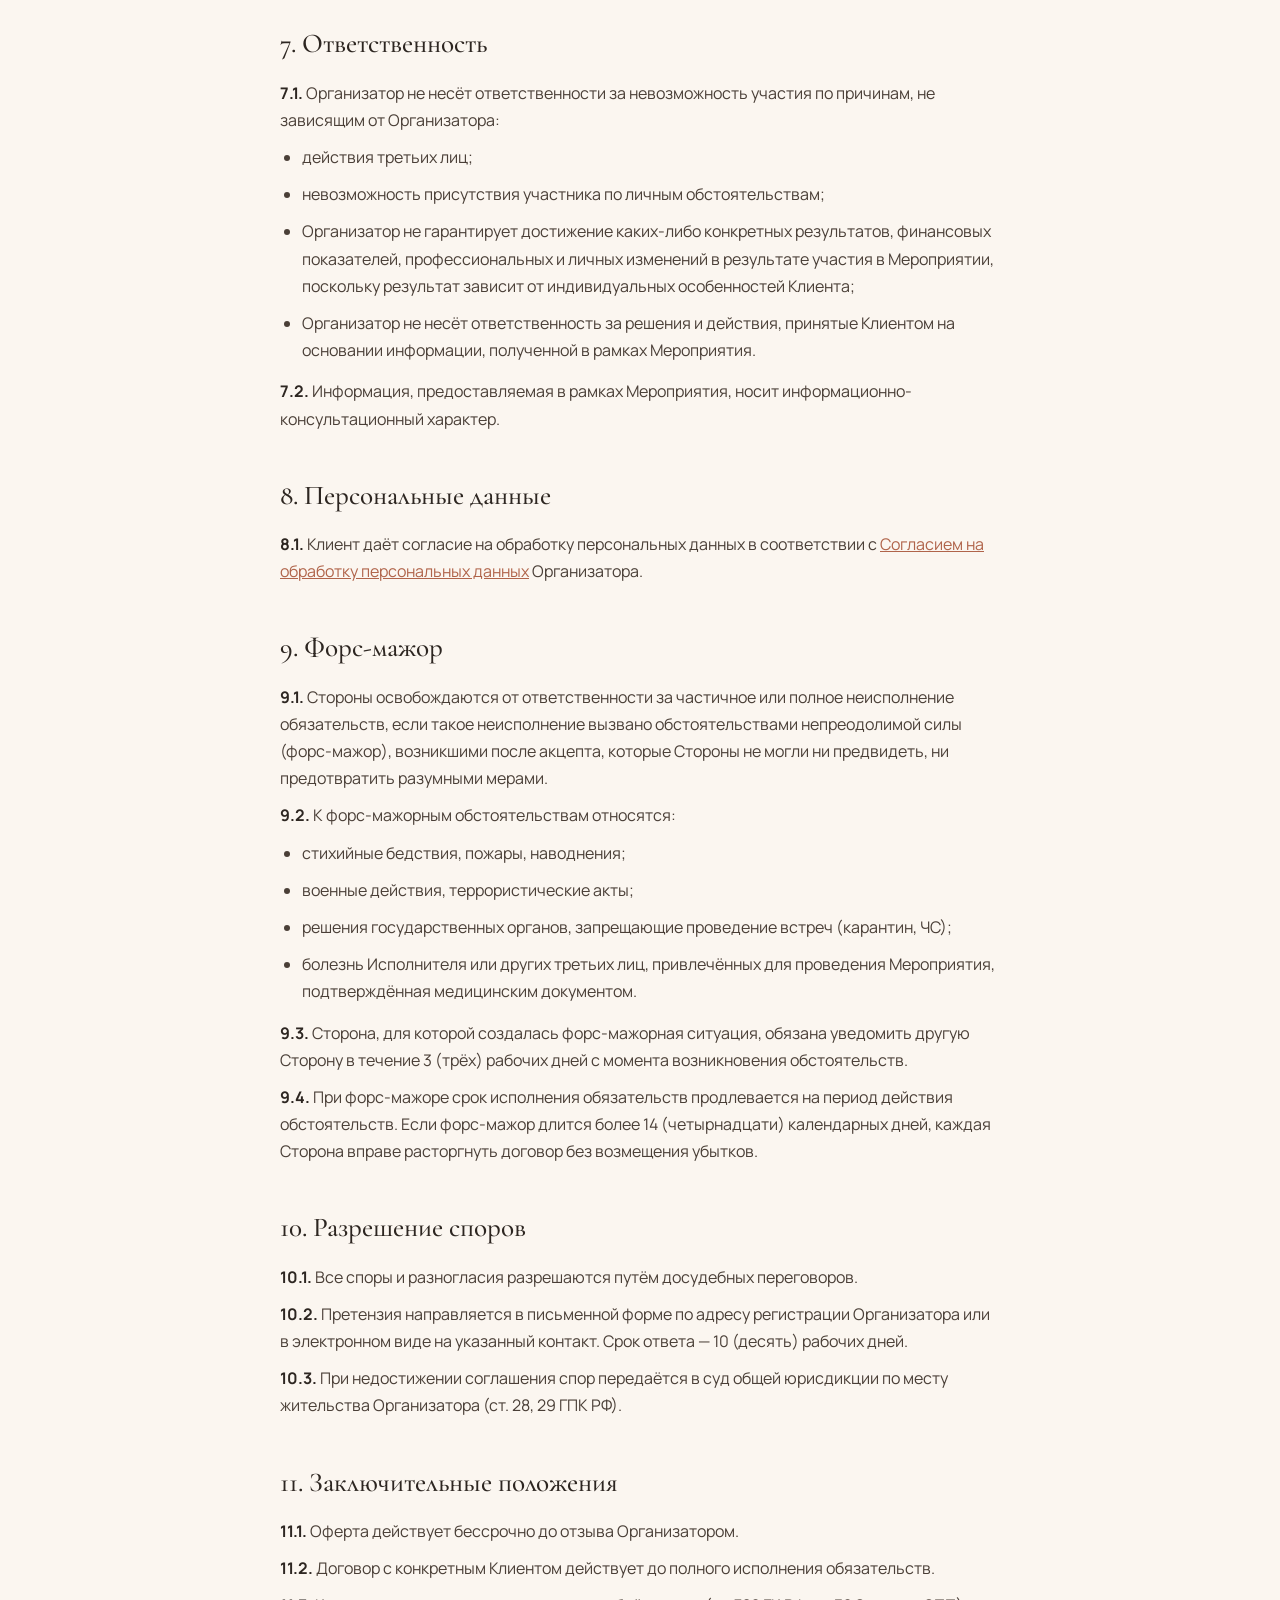
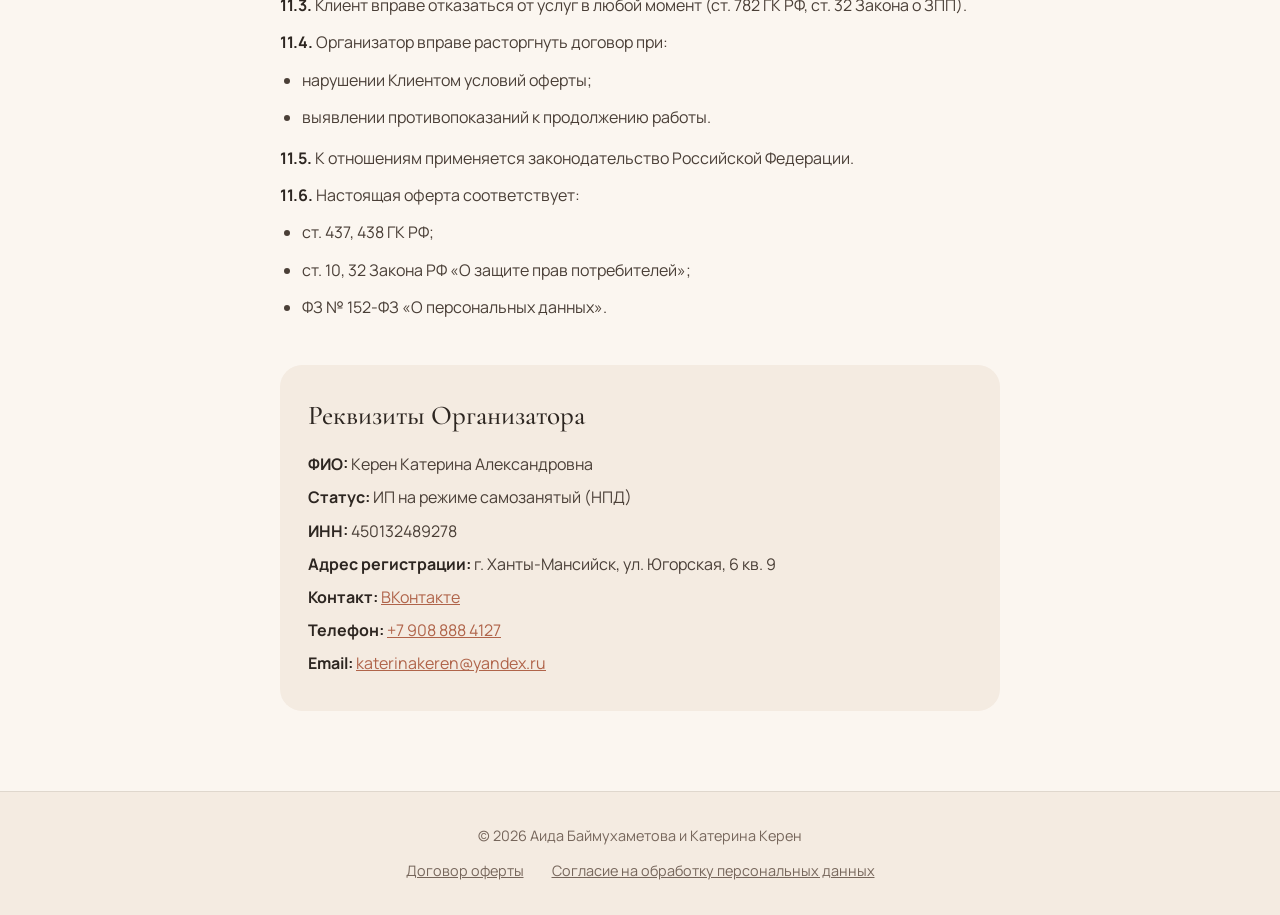
<file: offer.html>
<!doctype html>
<html lang="ru">
<head>
  <meta charset="utf-8">
  <meta name="viewport" content="width=device-width, initial-scale=1">
  <title>Договор оферты — тренинг «Почему я соглашаюсь, когда не хочу»</title>
  <meta name="robots" content="noindex">
  <link rel="preconnect" href="https://fonts.googleapis.com">
  <link rel="preconnect" href="https://fonts.gstatic.com" crossorigin>
  <link href="https://fonts.googleapis.com/css2?family=Cormorant+Garamond:wght@500;600&family=Manrope:wght@400;500;600&display=swap" rel="stylesheet">
  <link rel="stylesheet" href="legal.css">
</head>
<body>
  <div class="legal-top"><a href="index.html">&larr; Вернуться на главную</a></div>

  <main>
    <h1>Публичная оферта</h1>
    <p class="legal-subtitle">на оказание услуг по организации и проведению тренинга</p>
    <p class="legal-meta">г. Тюмень &nbsp;&nbsp; «19» октября 2026 г.</p>

    <h2>1. Термины и определения</h2>
    <p><strong>1.1.</strong> Организатор — индивидуальный предприниматель Керен Катерина Александровна (применяющая специальный налоговый режим «Налог на профессиональный доход»), ИНН 450132489278, адрес регистрации: г. Ханты-Мансийск, ул. Югорская 6, 9.</p>
    <p><strong>1.2.</strong> Клиент — физическое лицо, достигшее 18 лет, принявшее условия настоящей оферты.</p>
    <p><strong>1.3.</strong> Акцепт — полное и безоговорочное принятие условий оферты путём совершения действий, указанных в п. 3.</p>
    <p><strong>1.4.</strong> Услуги — телесный тренинг «Почему я соглашаюсь, когда не хочу» в офлайн-формате.</p>

    <h2>2. Предмет оферты</h2>
    <p><strong>2.1.</strong> Организатор публично предлагает Клиенту услуги по организации и проведению тренинга (далее — Мероприятия) на условиях, изложенных в настоящем документе.</p>
    <p><strong>2.2.</strong> Формат проведения:</p>
    <ul>
      <li>офлайн, г. Тюмень;</li>
      <li>дата: 14.11.2026, время: 13:00–19:00;</li>
      <li>место: танцевальный зал.</li>
    </ul>
    <p><strong>2.3.</strong> Организатор вправе привлекать третьих лиц для проведения отдельных частей Мероприятия, включая ведущих, экспертов, спикеров и консультантов, оставаясь ответственным перед Клиентом за оказание услуг.</p>
    <p><strong>2.4.</strong> Услуги не являются:</p>
    <ul>
      <li>медицинской помощью (ст. 69, 101 ФЗ № 323-ФЗ «Об основах охраны здоровья»);</li>
      <li>образовательной деятельностью с выдачей документов об образовании (ст. 12 ФЗ № 273-ФЗ);</li>
      <li>клинической психотерапией, требующей лицензии.</li>
    </ul>
    <p><strong>2.5.</strong> Цель услуг — эмоциональная поддержка, развитие самопонимания через телесные и танцевальные практики. Постановка диагнозов, лечение психических расстройств, выдача медицинских заключений исключены.</p>

    <h2>3. Акцепт оферты</h2>
    <p><strong>3.1.</strong> Акцептом является любое из действий Клиента:</p>
    <ul>
      <li>оплата услуг через СБП или иной платёжный сервис;</li>
      <li>отправка сообщения «Принимаю условия оферты» во ВКонтакте / MAX.</li>
    </ul>
    <p><strong>3.2.</strong> Моментом заключения договора считается момент совершения акцепта (ст. 438 ГК РФ).</p>
    <p><strong>3.3.</strong> Совершая акцепт, Клиент подтверждает:</p>
    <ul>
      <li>достижение возраста 18 лет;</li>
      <li>ознакомление со всеми условиями оферты;</li>
      <li>понимание неклинического характера услуг.</li>
    </ul>

    <h2>4. Стоимость и порядок оплаты</h2>
    <p><strong>4.1.</strong> Стоимость участия составляет (*при наличии мест):</p>
    <ul>
      <li>4 500 рублей — при оплате до 26.10.2026 включительно;</li>
      <li>4 700 рублей — при оплате с 27.10.2026 по 08.11.2026 включительно;</li>
      <li>5 000 рублей — при оплате с 09.11.2026.</li>
    </ul>
    <p><strong>4.2.</strong> Форматы оплаты:</p>
    <ul>
      <li>перевод по СБП на номер телефона/карту Организатора.</li>
    </ul>
    <p><strong>4.3.</strong> Для бронирования места Клиент вносит предоплату 50% от стоимости участия в Мероприятии. Оставшиеся 50% стоимости участия подлежат оплате не позднее 07.11.2026 включительно. Место Клиента считается забронированным с момента поступления предоплаты Организатору. В случае неоплаты оставшейся суммы в установленный срок Организатор вправе аннулировать бронирование Клиента без сохранения места в Мероприятии.</p>
    <p><strong>4.4.</strong> При отказе Клиента от участия в Мероприятии:</p>
    <ul>
      <li>более чем за 7 дней — возврат 100%;</li>
      <li>менее чем за 7 дней — возврат производится частично 50% от стоимости Мероприятия;</li>
      <li>при отказе после начала — возврат пропорционально неоказанному объёму за вычетом фактически понесённых расходов (ст. 782 ГК РФ, ст. 32 Закона о ЗПП);</li>
      <li>возврат осуществляется тем же способом, которым была произведена оплата.</li>
    </ul>

    <h2>5. Права и обязанности сторон</h2>
    <p><strong>Организатор обязуется:</strong></p>
    <p><strong>5.1.</strong> Организовать проведение Мероприятия.</p>
    <p><strong>5.2.</strong> Предоставить доступ к участию в согласованном формате.</p>
    <p><strong>5.3.</strong> Информировать Клиента об изменениях даты, времени или формата.</p>
    <p><strong>Организатор вправе:</strong></p>
    <p><strong>5.4.</strong> Привлекать третьих лиц для оказания услуг.</p>
    <p><strong>5.5.</strong> Изменять программу Мероприятия без ухудшения общего объёма услуг.</p>
    <p><strong>5.6.</strong> Отказать в участии при нарушении правил поведения.</p>
    <p><strong>Клиент обязуется:</strong></p>
    <p><strong>5.7.</strong> Предоставить достоверные данные при регистрации.</p>
    <p><strong>5.8.</strong> Не распространять материалы Мероприятия без письменного согласия Организатора.</p>
    <p><strong>5.9.</strong> Не осуществлять аудио-, видео- и фотозапись без разрешения Организатора.</p>

    <h2>6. Интеллектуальная собственность</h2>
    <p><strong>6.1.</strong> Все материалы Мероприятия являются объектами интеллектуальной собственности.</p>
    <p><strong>6.2.</strong> Запрещается:</p>
    <ul>
      <li>копирование;</li>
      <li>распространение;</li>
      <li>публикация;</li>
      <li>передача третьим лицам материалов без письменного разрешения Организатора.</li>
    </ul>

    <h2>7. Ответственность</h2>
    <p><strong>7.1.</strong> Организатор не несёт ответственности за невозможность участия по причинам, не зависящим от Организатора:</p>
    <ul>
      <li>действия третьих лиц;</li>
      <li>невозможность присутствия участника по личным обстоятельствам;</li>
      <li>Организатор не гарантирует достижение каких-либо конкретных результатов, финансовых показателей, профессиональных и личных изменений в результате участия в Мероприятии, поскольку результат зависит от индивидуальных особенностей Клиента;</li>
      <li>Организатор не несёт ответственность за решения и действия, принятые Клиентом на основании информации, полученной в рамках Мероприятия.</li>
    </ul>
    <p><strong>7.2.</strong> Информация, предоставляемая в рамках Мероприятия, носит информационно-консультационный характер.</p>

    <h2>8. Персональные данные</h2>
    <p><strong>8.1.</strong> Клиент даёт согласие на обработку персональных данных в соответствии с <a href="privacy.html">Согласием на обработку персональных данных</a> Организатора.</p>

    <h2>9. Форс-мажор</h2>
    <p><strong>9.1.</strong> Стороны освобождаются от ответственности за частичное или полное неисполнение обязательств, если такое неисполнение вызвано обстоятельствами непреодолимой силы (форс-мажор), возникшими после акцепта, которые Стороны не могли ни предвидеть, ни предотвратить разумными мерами.</p>
    <p><strong>9.2.</strong> К форс-мажорным обстоятельствам относятся:</p>
    <ul>
      <li>стихийные бедствия, пожары, наводнения;</li>
      <li>военные действия, террористические акты;</li>
      <li>решения государственных органов, запрещающие проведение встреч (карантин, ЧС);</li>
      <li>болезнь Исполнителя или других третьих лиц, привлечённых для проведения Мероприятия, подтверждённая медицинским документом.</li>
    </ul>
    <p><strong>9.3.</strong> Сторона, для которой создалась форс-мажорная ситуация, обязана уведомить другую Сторону в течение 3 (трёх) рабочих дней с момента возникновения обстоятельств.</p>
    <p><strong>9.4.</strong> При форс-мажоре срок исполнения обязательств продлевается на период действия обстоятельств. Если форс-мажор длится более 14 (четырнадцати) календарных дней, каждая Сторона вправе расторгнуть договор без возмещения убытков.</p>

    <h2>10. Разрешение споров</h2>
    <p><strong>10.1.</strong> Все споры и разногласия разрешаются путём досудебных переговоров.</p>
    <p><strong>10.2.</strong> Претензия направляется в письменной форме по адресу регистрации Организатора или в электронном виде на указанный контакт. Срок ответа — 10 (десять) рабочих дней.</p>
    <p><strong>10.3.</strong> При недостижении соглашения спор передаётся в суд общей юрисдикции по месту жительства Организатора (ст. 28, 29 ГПК РФ).</p>

    <h2>11. Заключительные положения</h2>
    <p><strong>11.1.</strong> Оферта действует бессрочно до отзыва Организатором.</p>
    <p><strong>11.2.</strong> Договор с конкретным Клиентом действует до полного исполнения обязательств.</p>
    <p><strong>11.3.</strong> Клиент вправе отказаться от услуг в любой момент (ст. 782 ГК РФ, ст. 32 Закона о ЗПП).</p>
    <p><strong>11.4.</strong> Организатор вправе расторгнуть договор при:</p>
    <ul>
      <li>нарушении Клиентом условий оферты;</li>
      <li>выявлении противопоказаний к продолжению работы.</li>
    </ul>
    <p><strong>11.5.</strong> К отношениям применяется законодательство Российской Федерации.</p>
    <p><strong>11.6.</strong> Настоящая оферта соответствует:</p>
    <ul>
      <li>ст. 437, 438 ГК РФ;</li>
      <li>ст. 10, 32 Закона РФ «О защите прав потребителей»;</li>
      <li>ФЗ № 152-ФЗ «О персональных данных».</li>
    </ul>

    <div class="legal-requisites">
      <h2>Реквизиты Организатора</h2>
      <p><strong>ФИО:</strong> Керен Катерина Александровна</p>
      <p><strong>Статус:</strong> ИП на режиме самозанятый (НПД)</p>
      <p><strong>ИНН:</strong> 450132489278</p>
      <p><strong>Адрес регистрации:</strong> г. Ханты-Мансийск, ул. Югорская, 6 кв. 9</p>
      <p><strong>Контакт:</strong> <a href="https://vk.ru/katykeren" target="_blank" rel="noopener">ВКонтакте</a></p>
      <p><strong>Телефон:</strong> <a href="tel:+79088884127">+7 908 888 4127</a></p>
      <p><strong>Email:</strong> <a href="mailto:katerinakeren@yandex.ru">katerinakeren@yandex.ru</a></p>
    </div>
  </main>

  <footer>
    &copy; 2026 Аида Баймухаметова и Катерина Керен
    <nav>
      <a href="offer.html">Договор оферты</a>
      <a href="privacy.html">Согласие на обработку персональных данных</a>
    </nav>
  </footer>
</body>
</html>
</file>
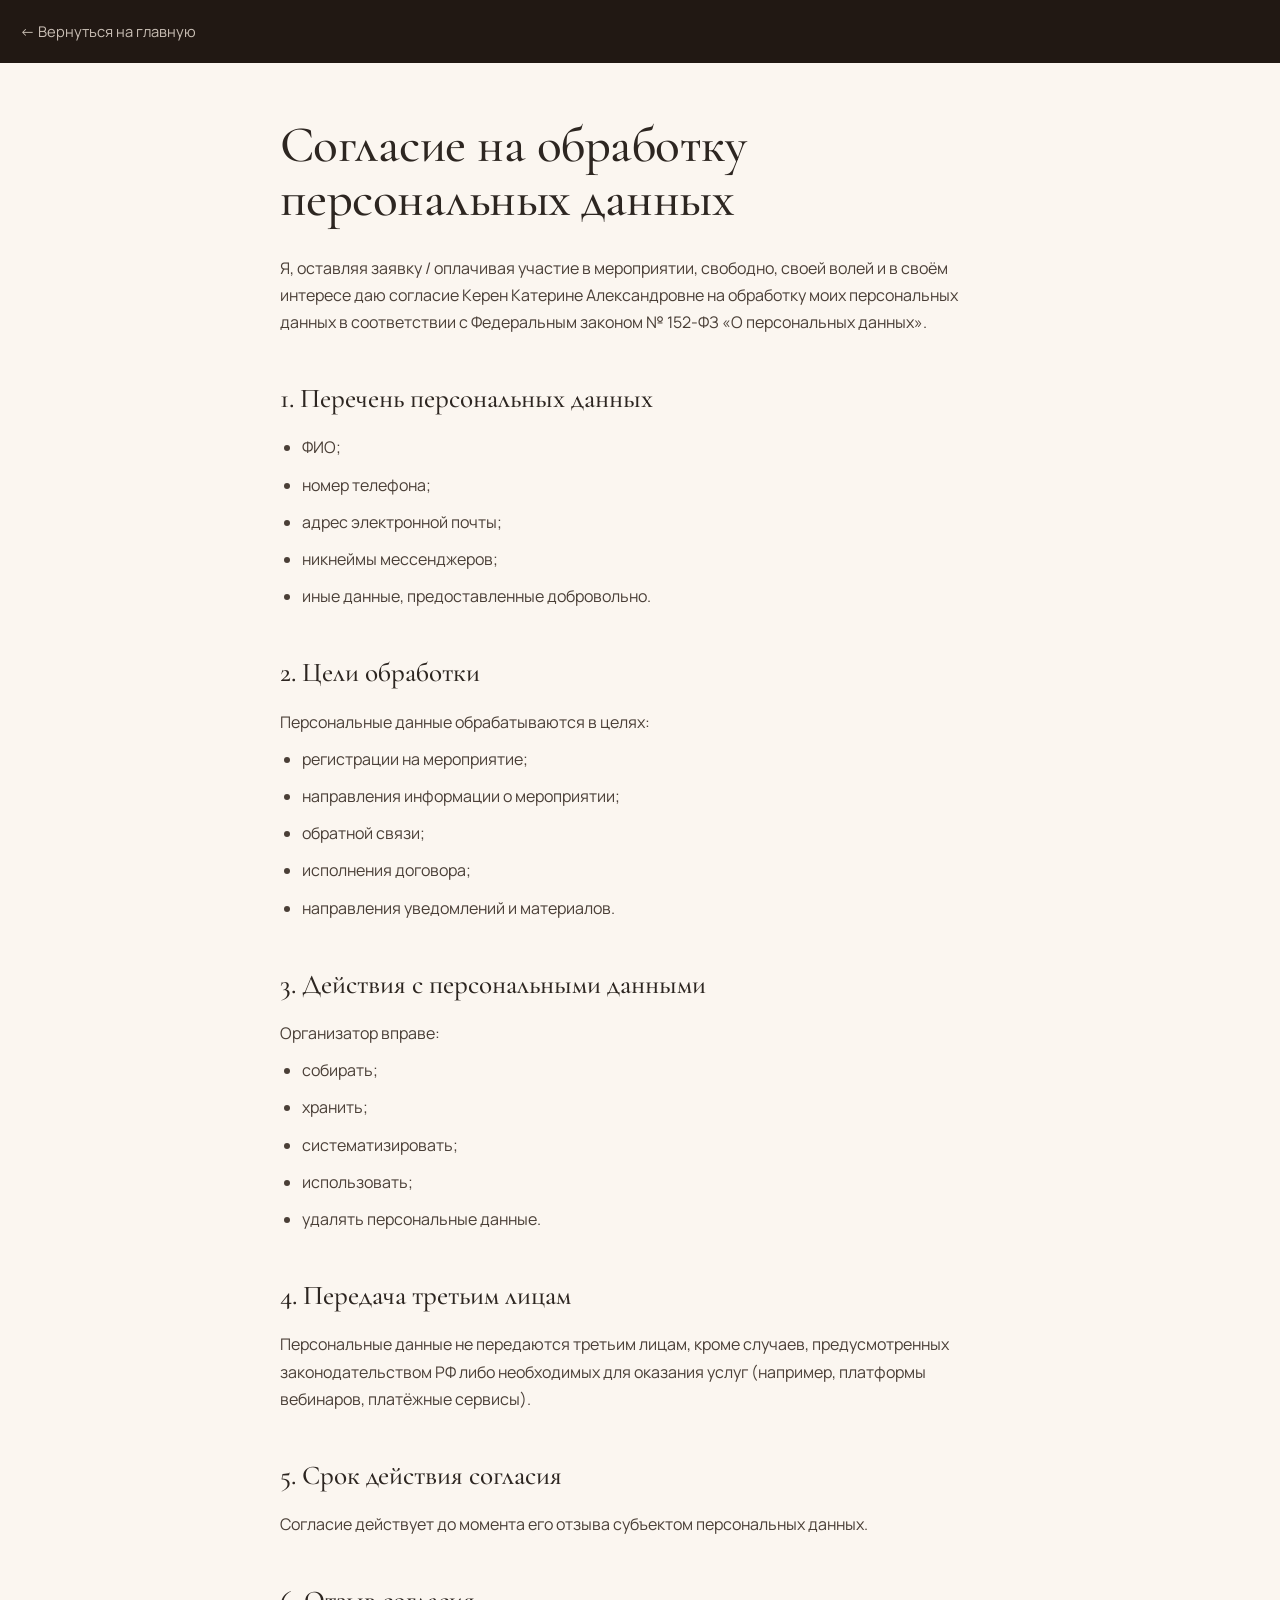
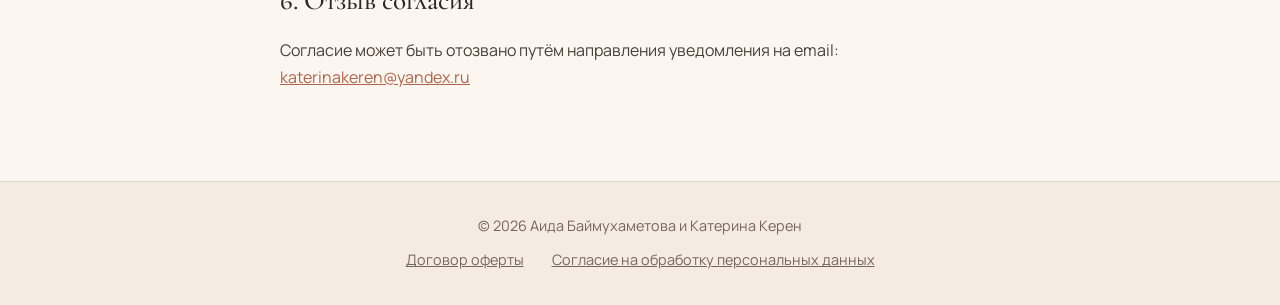
<file: privacy.html>
<!doctype html>
<html lang="ru">
<head>
  <meta charset="utf-8">
  <meta name="viewport" content="width=device-width, initial-scale=1">
  <title>Согласие на обработку персональных данных — тренинг «Почему я соглашаюсь, когда не хочу»</title>
  <meta name="robots" content="noindex">
  <link rel="preconnect" href="https://fonts.googleapis.com">
  <link rel="preconnect" href="https://fonts.gstatic.com" crossorigin>
  <link href="https://fonts.googleapis.com/css2?family=Cormorant+Garamond:wght@500;600&family=Manrope:wght@400;500;600&display=swap" rel="stylesheet">
  <link rel="stylesheet" href="legal.css">
</head>
<body>
  <div class="legal-top"><a href="index.html">&larr; Вернуться на главную</a></div>

  <main>
    <h1>Согласие на обработку персональных данных</h1>

    <p style="margin-top:28px">Я, оставляя заявку / оплачивая участие в мероприятии, свободно, своей волей и в своём интересе даю согласие Керен Катерине Александровне на обработку моих персональных данных в соответствии с Федеральным законом № 152-ФЗ «О персональных данных».</p>

    <h2>1. Перечень персональных данных</h2>
    <ul>
      <li>ФИО;</li>
      <li>номер телефона;</li>
      <li>адрес электронной почты;</li>
      <li>никнеймы мессенджеров;</li>
      <li>иные данные, предоставленные добровольно.</li>
    </ul>

    <h2>2. Цели обработки</h2>
    <p>Персональные данные обрабатываются в целях:</p>
    <ul>
      <li>регистрации на мероприятие;</li>
      <li>направления информации о мероприятии;</li>
      <li>обратной связи;</li>
      <li>исполнения договора;</li>
      <li>направления уведомлений и материалов.</li>
    </ul>

    <h2>3. Действия с персональными данными</h2>
    <p>Организатор вправе:</p>
    <ul>
      <li>собирать;</li>
      <li>хранить;</li>
      <li>систематизировать;</li>
      <li>использовать;</li>
      <li>удалять персональные данные.</li>
    </ul>

    <h2>4. Передача третьим лицам</h2>
    <p>Персональные данные не передаются третьим лицам, кроме случаев, предусмотренных законодательством РФ либо необходимых для оказания услуг (например, платформы вебинаров, платёжные сервисы).</p>

    <h2>5. Срок действия согласия</h2>
    <p>Согласие действует до момента его отзыва субъектом персональных данных.</p>

    <h2>6. Отзыв согласия</h2>
    <p>Согласие может быть отозвано путём направления уведомления на email: <a href="mailto:katerinakeren@yandex.ru">katerinakeren@yandex.ru</a></p>
  </main>

  <footer>
    &copy; 2026 Аида Баймухаметова и Катерина Керен
    <nav>
      <a href="offer.html">Договор оферты</a>
      <a href="privacy.html">Согласие на обработку персональных данных</a>
    </nav>
  </footer>
</body>
</html>
</file>
<file: legal.css>
:root {
  --ink: #211813;
  --clay-2: #b0644a;
  --sand: #f4ebe1;
  --sand-2: #ecdfd1;
  --paper: #fbf6f0;
  --text: #2d2621;
  --muted: #76665b;
  --serif: "Cormorant Garamond", Georgia, serif;
  --sans: "Manrope", system-ui, sans-serif;
}
* { box-sizing: border-box; margin: 0; padding: 0; }
body { background: var(--paper); color: var(--text); font-family: var(--sans); font-size: 16px; line-height: 1.7; -webkit-font-smoothing: antialiased; }
a { color: var(--clay-2); }
.legal-top { background: var(--ink); color: #f3e8dd; padding: 18px 20px; }
.legal-top a { color: #f3e8dd; text-decoration: none; font-size: .92rem; opacity: .8; }
.legal-top a:hover { opacity: 1; }
main { max-width: 760px; margin: 0 auto; padding: 56px 20px 80px; }
h1 { font-family: var(--serif); font-weight: 500; font-size: clamp(2.2rem, 6vw, 3.2rem); line-height: 1.05; letter-spacing: -.01em; }
.legal-subtitle { color: var(--muted); font-size: 1.1rem; margin-top: 8px; }
.legal-meta { color: var(--muted); font-size: .9rem; margin: 18px 0 8px; }
h2 { font-family: var(--serif); font-weight: 500; font-size: 1.7rem; margin: 40px 0 12px; }
p, li { color: #4a3f37; margin-bottom: 10px; }
ul { padding-left: 22px; margin-bottom: 14px; }
strong { color: var(--text); }
.legal-requisites { margin-top: 44px; padding: 28px; background: var(--sand); border-radius: 22px; }
.legal-requisites h2 { margin-top: 0; }
.legal-requisites p { margin-bottom: 6px; }
mark.todo { background: #ffe1a8; color: #6b3d00; padding: 0 4px; border-radius: 4px; }
footer { border-top: 1px solid rgba(45,38,33,.1); background: var(--sand); color: var(--muted); font-size: .9rem; text-align: center; padding: 32px 20px; }
footer nav { display: flex; flex-wrap: wrap; justify-content: center; gap: 8px 28px; margin-top: 10px; }
footer a { color: var(--muted); }
</file>
